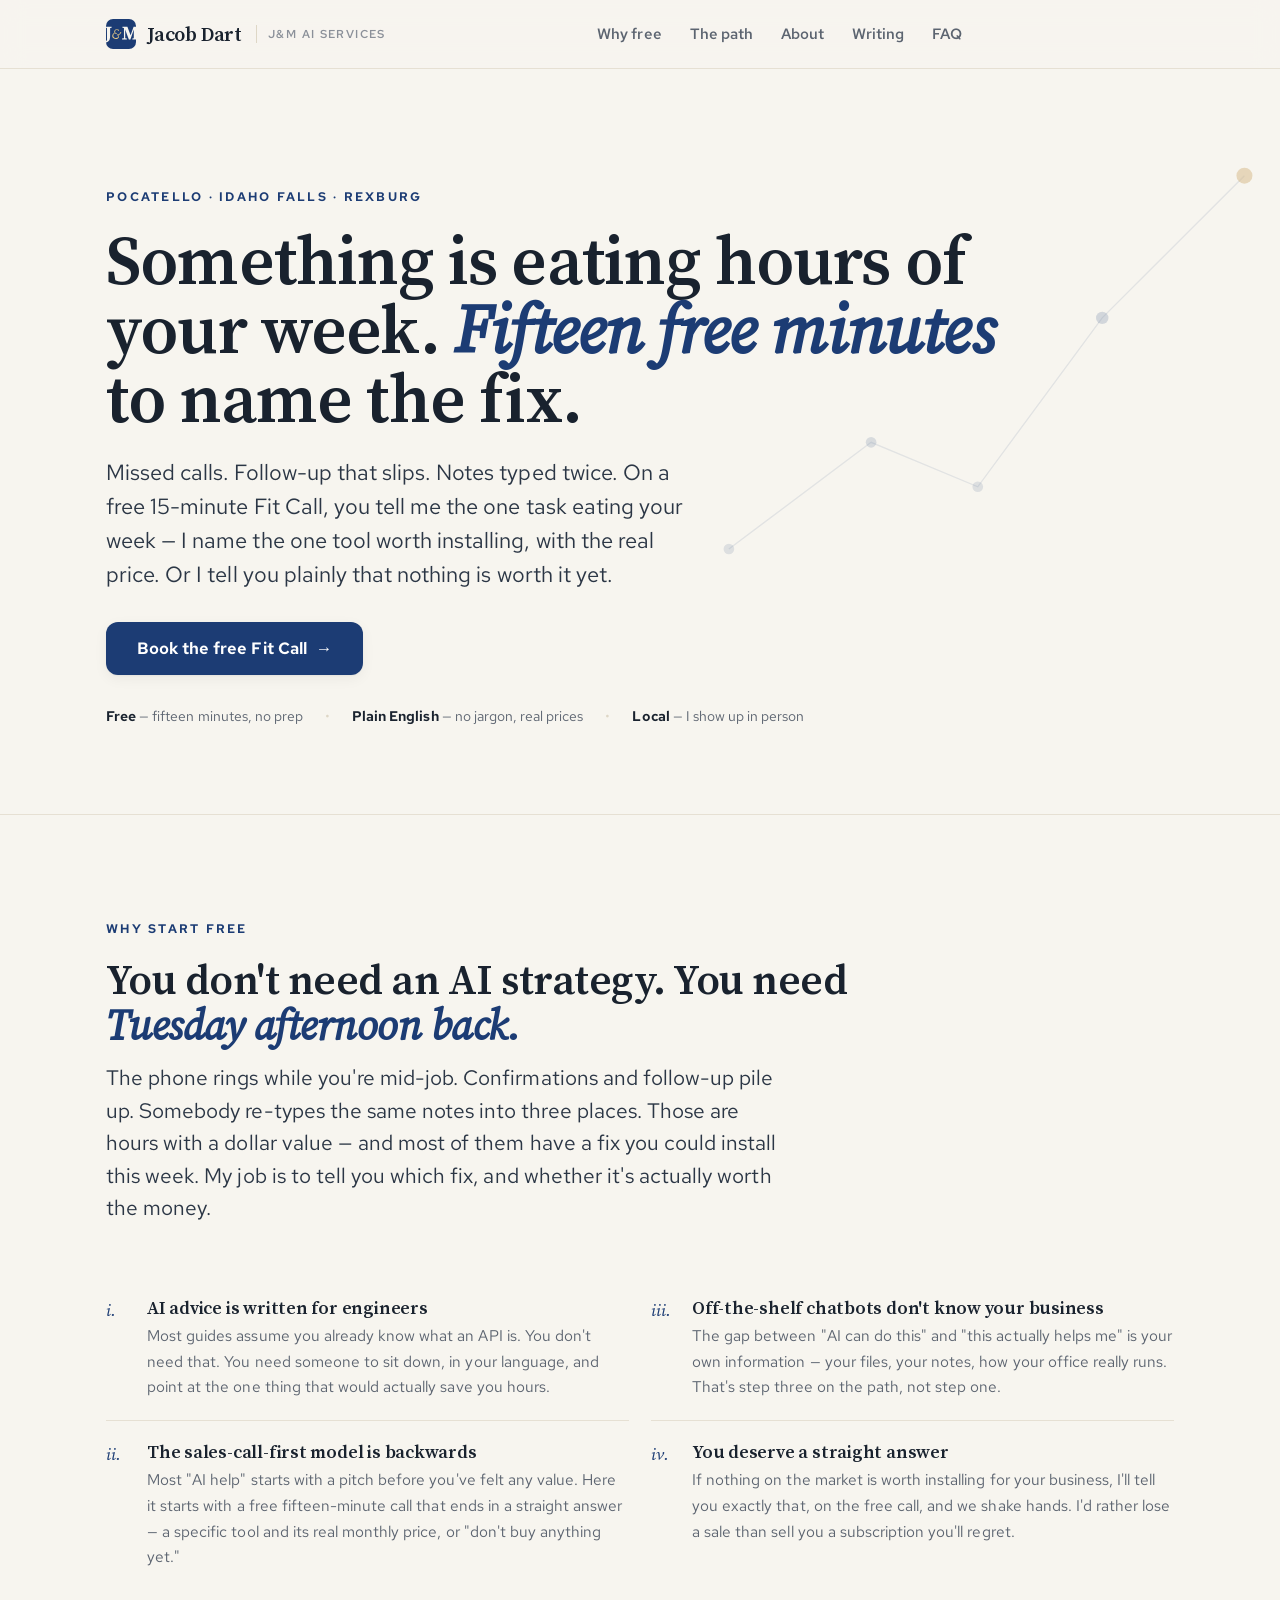
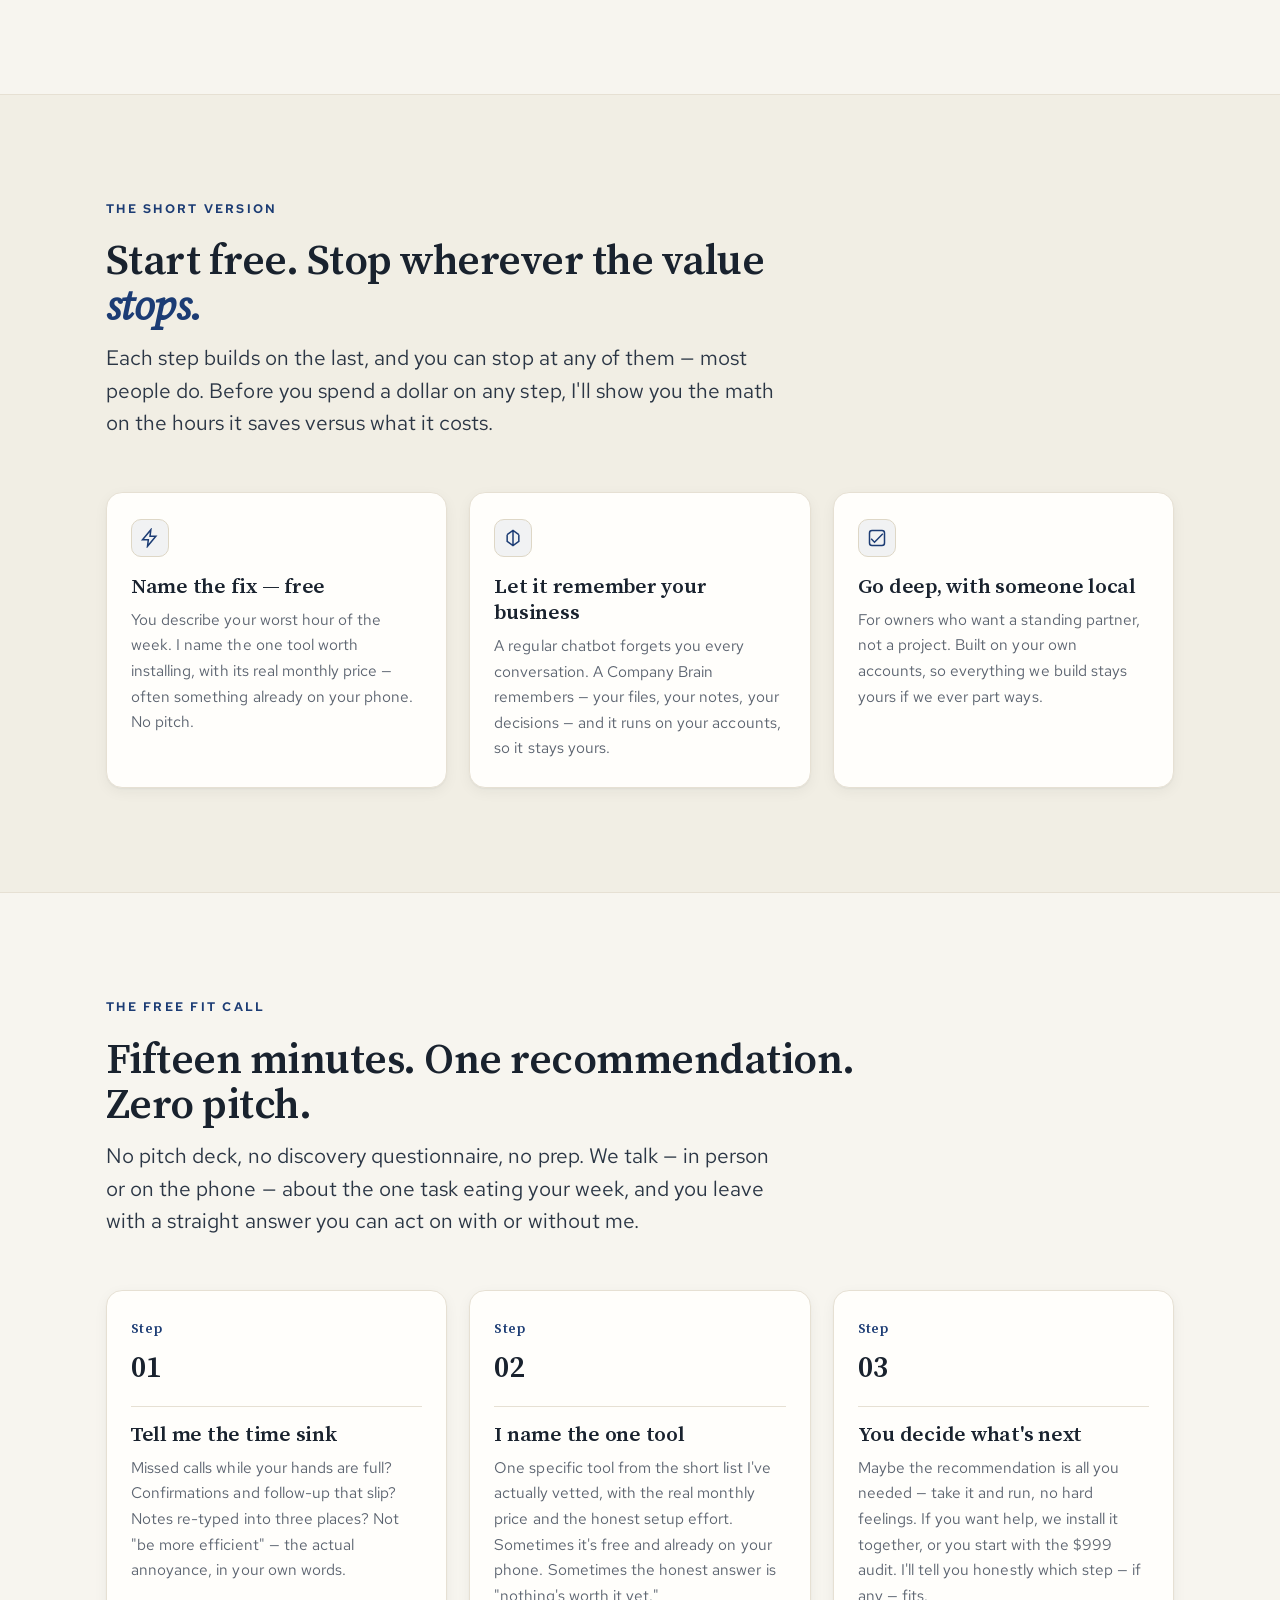
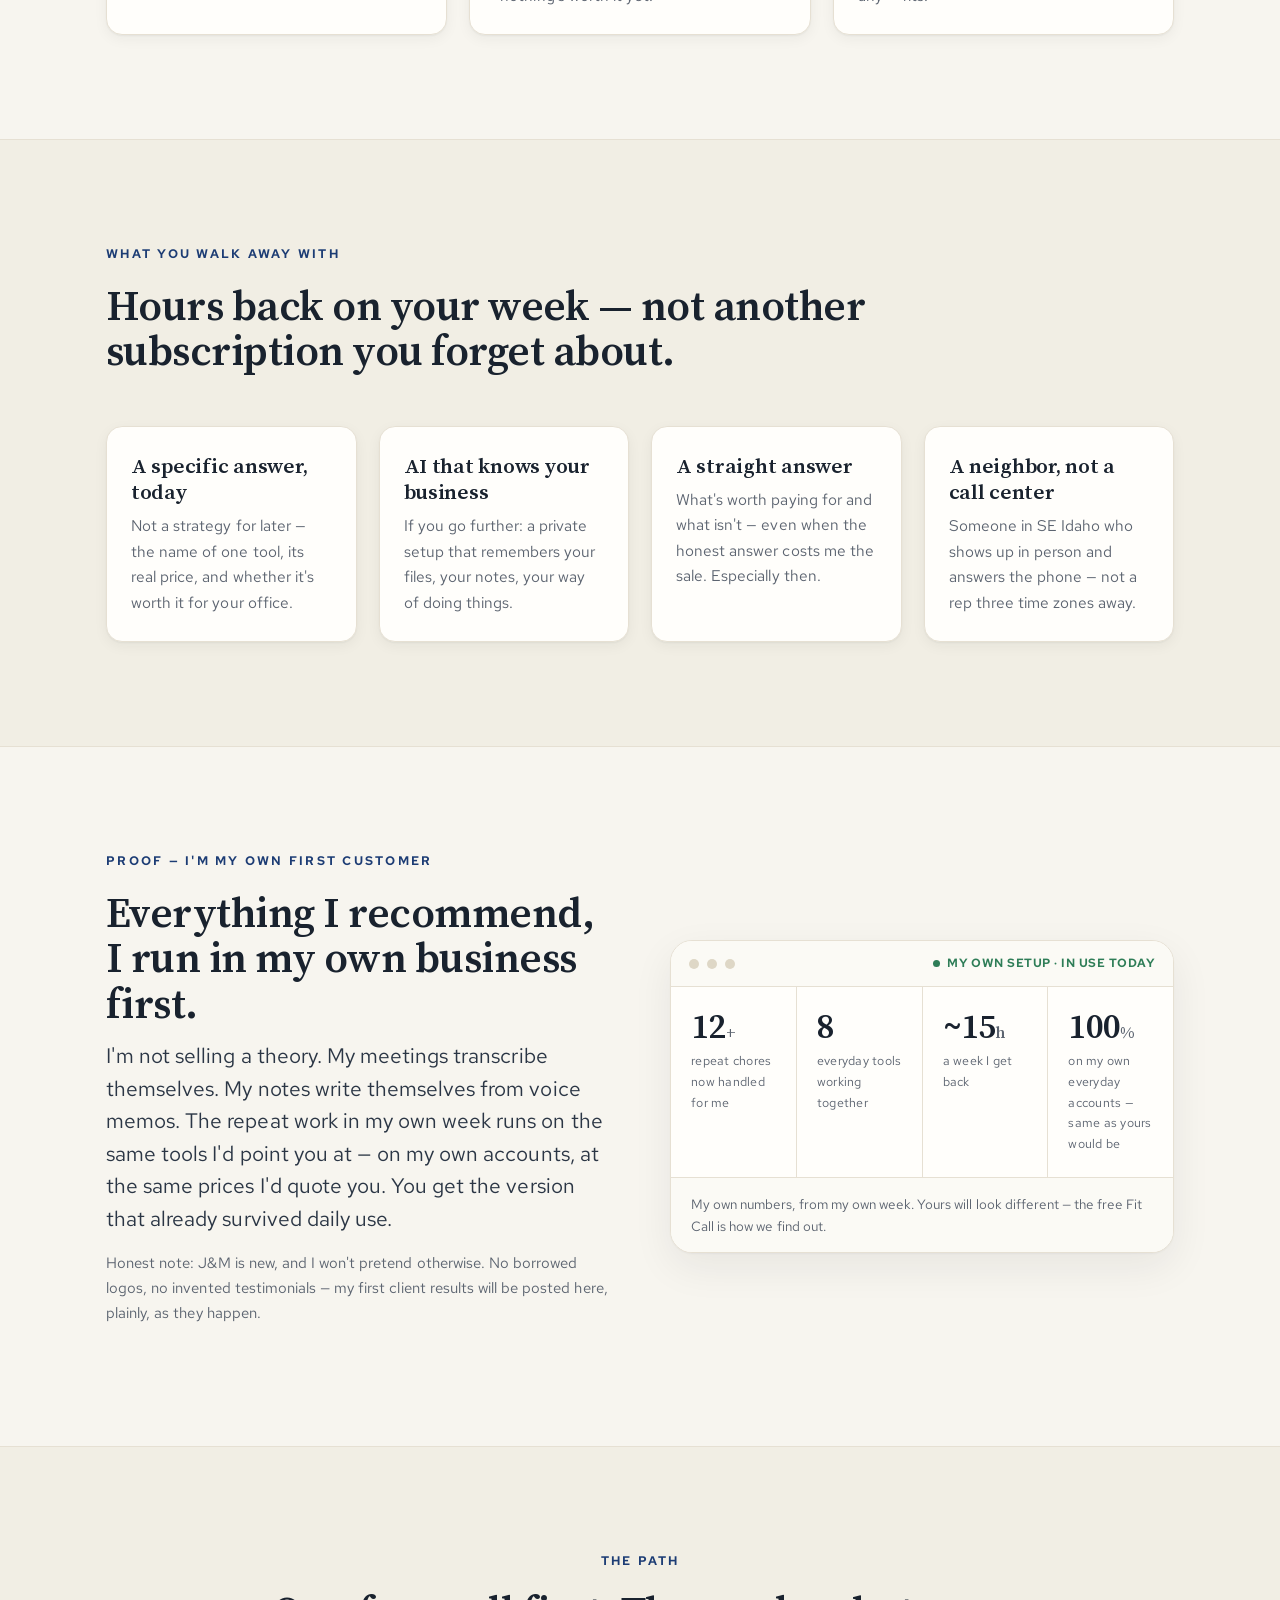
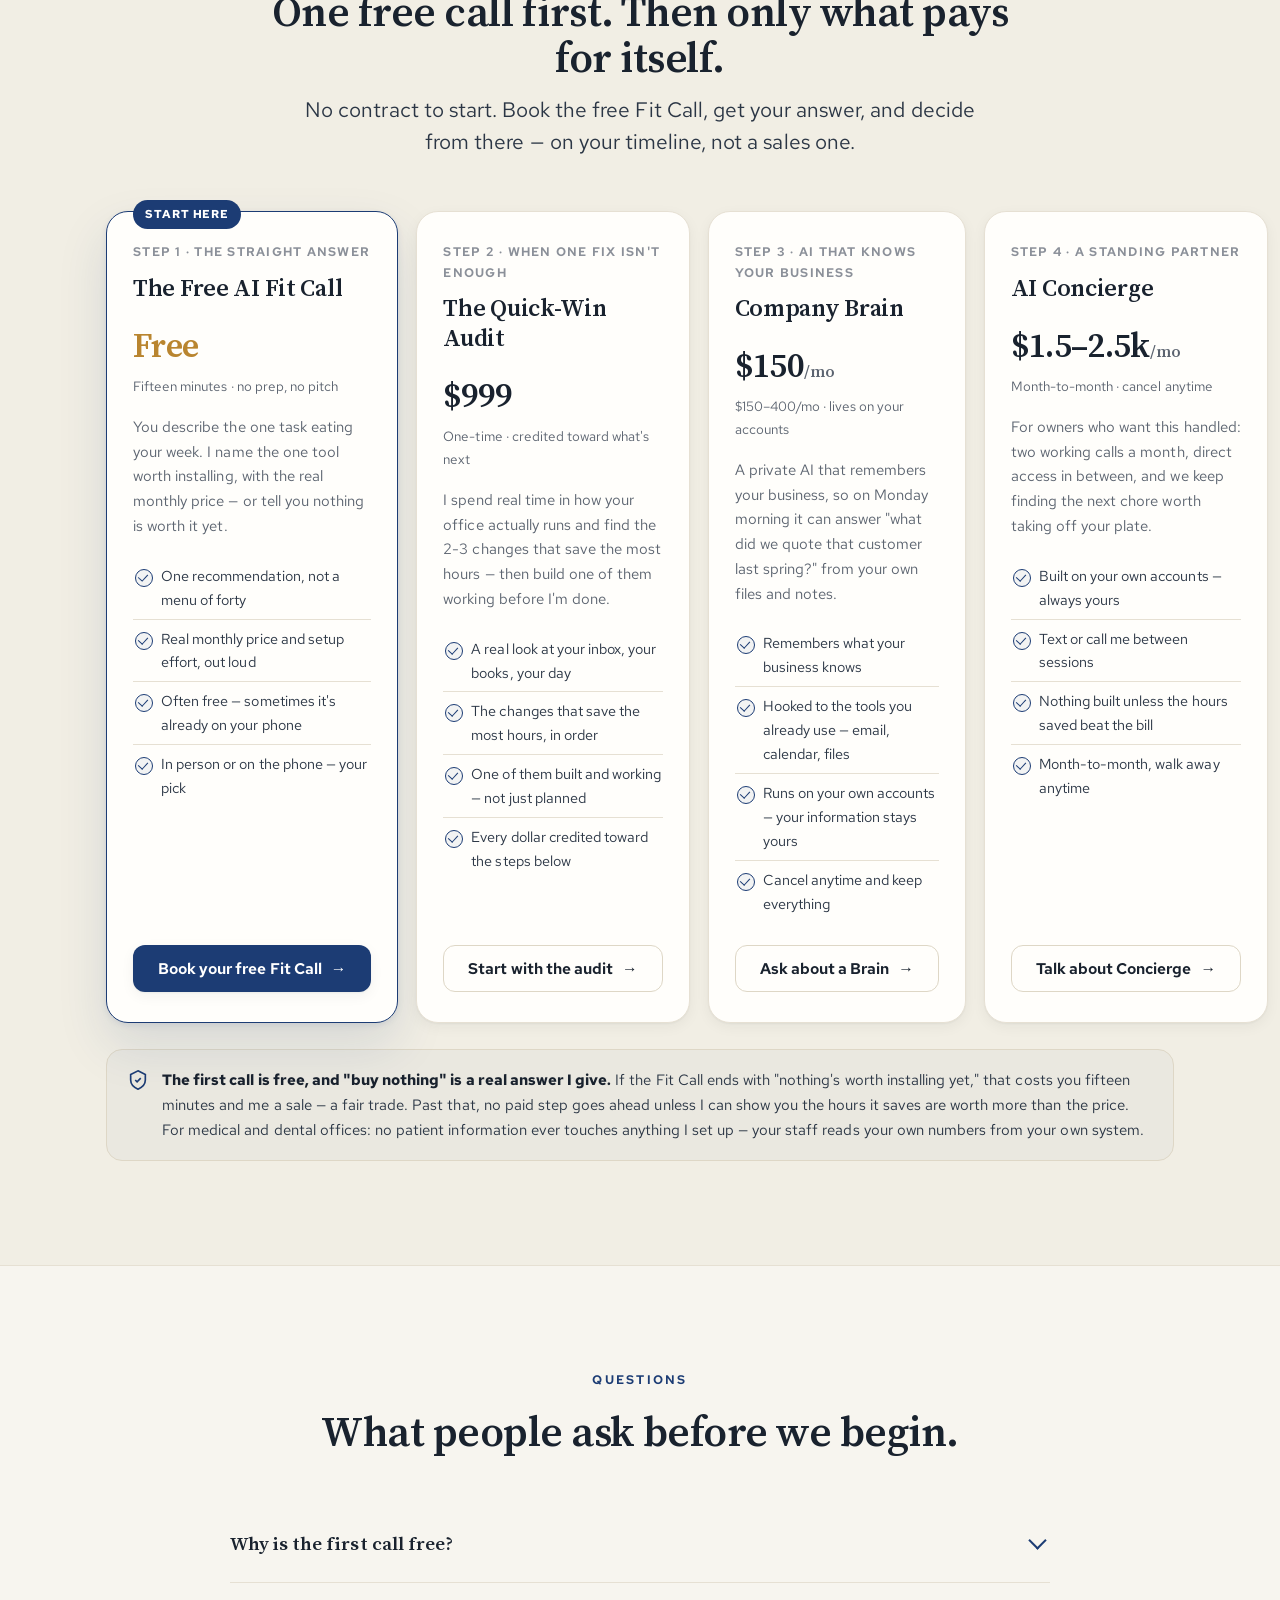
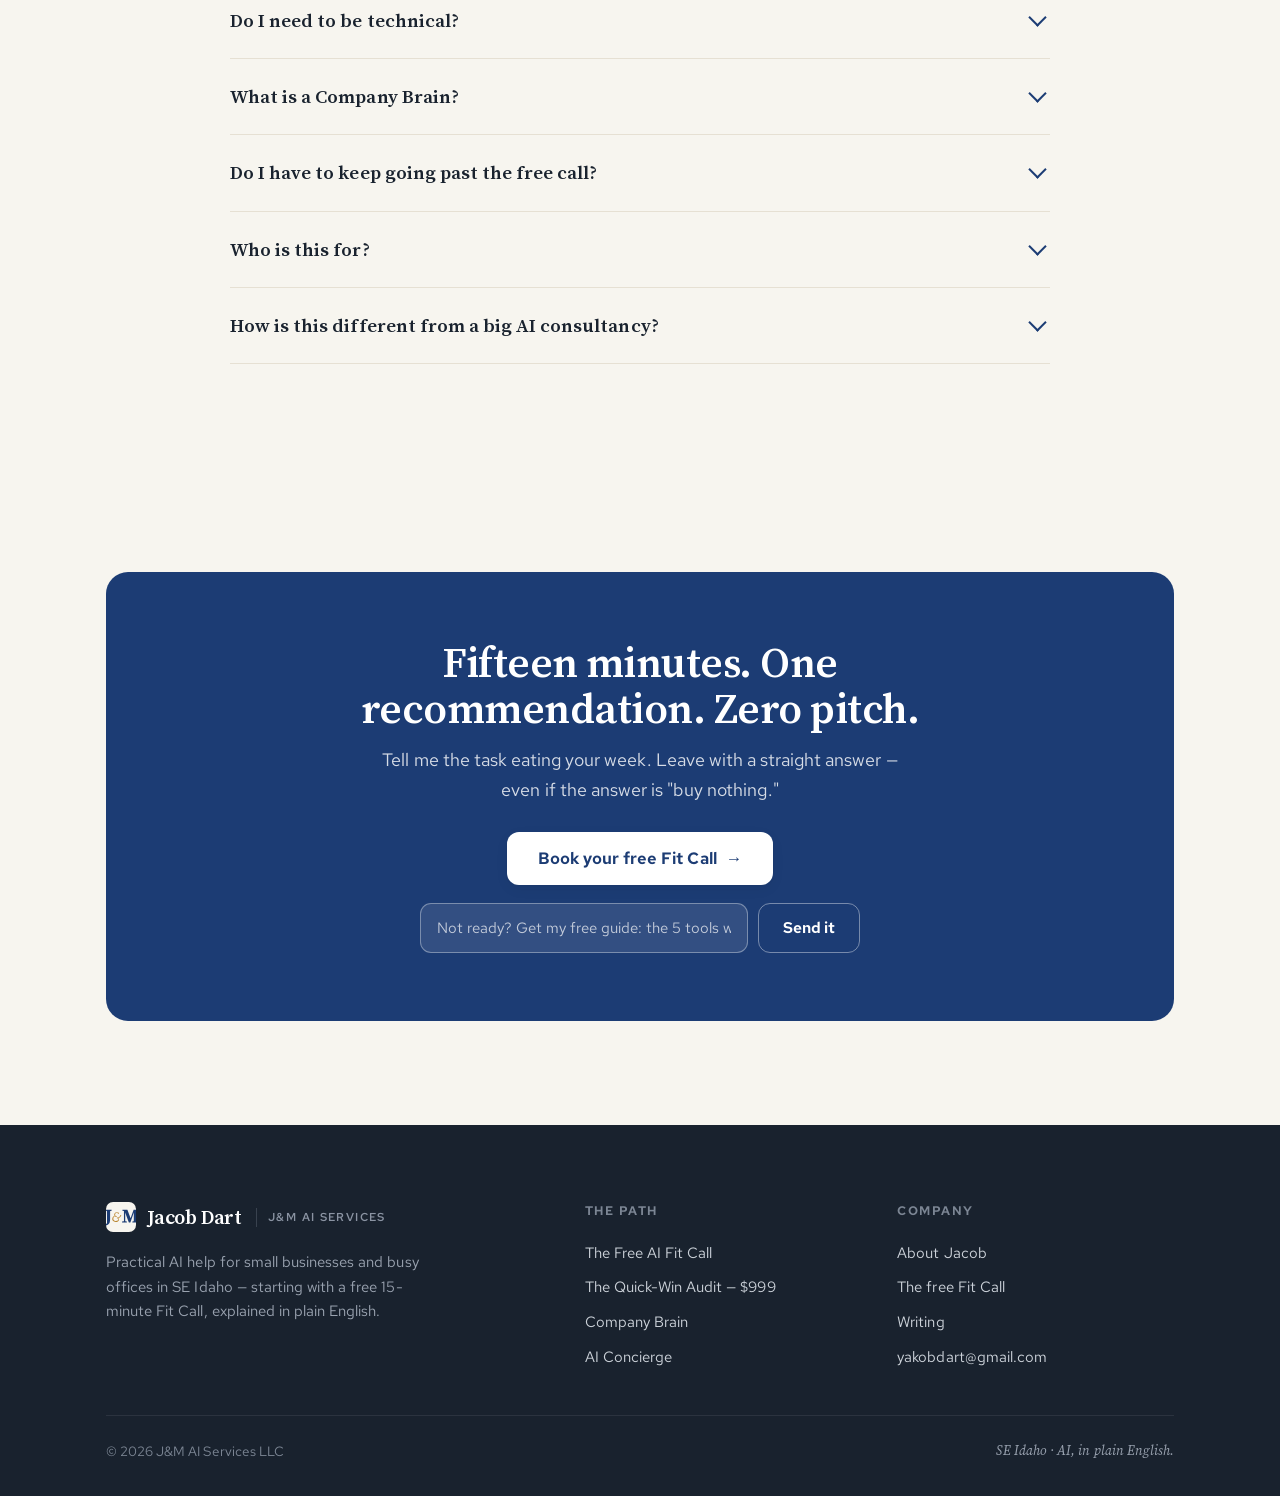
<file: index.html>
<!doctype html>
<html lang="en">
<head>
<meta charset="utf-8">
<meta name="viewport" content="width=device-width, initial-scale=1">
<title>Jacob Dart — AI, in Plain English | SE Idaho</title>
<meta name="description" content="Missed calls, follow-up, paperwork eating your week? A free 15-minute Fit Call names the one tool worth installing — or tells you honestly that nothing is. Pocatello, Idaho Falls, Rexburg.">
<link rel="canonical" href="https://jacobdart.com/">
<meta name="theme-color" content="#1c3c74">

<!-- Open Graph / Twitter -->
<meta property="og:type" content="website">
<meta property="og:url" content="https://jacobdart.com/">
<meta property="og:title" content="Get your worst hour of the week back — free 15-minute Fit Call">
<meta property="og:description" content="Tell me the one task eating your week. I'll name the one tool worth installing, with the real price — or tell you nothing's worth it yet. Pocatello, Idaho Falls, Rexburg.">
<meta property="og:image" content="https://jacobdart.com/assets/img/og-image.png">
<meta property="og:image:width" content="1200">
<meta property="og:image:height" content="630">
<meta name="twitter:card" content="summary_large_image">
<meta name="twitter:title" content="Get your worst hour of the week back — free 15-minute Fit Call">
<meta name="twitter:description" content="Tell me the one task eating your week. I'll name the one tool worth installing, with the real price — or tell you nothing's worth it yet. SE Idaho.">
<meta name="twitter:image" content="https://jacobdart.com/assets/img/og-image.png">

<!-- icons -->
<link rel="icon" href="/favicon.svg" type="image/svg+xml">
<link rel="icon" href="/favicon.ico" sizes="any">
<link rel="apple-touch-icon" href="/apple-touch-icon.png">

<!-- fonts: preload the two critical faces, self-hosted -->
<link rel="preload" href="/assets/fonts/SourceSerif4-Semibold.woff2" as="font" type="font/woff2" crossorigin>
<link rel="preload" href="/assets/fonts/RedHatText-Regular.woff2" as="font" type="font/woff2" crossorigin>
<link rel="stylesheet" href="/assets/site.css">
<link rel="alternate" type="application/rss+xml" title="Jacob Dart — Writing" href="/feed.xml">

<script type="application/ld+json">
{
  "@context":"https://schema.org",
  "@type":"ProfessionalService",
  "name":"J&M AI Services",
  "alternateName":"Jacob Dart — J&M AI Services",
  "url":"https://jacobdart.com",
  "image":"https://jacobdart.com/assets/img/og-image.png",
  "description":"Practical AI help for small businesses and busy offices in SE Idaho — from a free 15-minute Fit Call through a full done-with-you AI Concierge retainer.",
  "founder":{"@type":"Person","name":"Jacob Dart"},
  "areaServed":["Pocatello, ID","Idaho Falls, ID","Rexburg, ID"],
  "email":"yakobdart@gmail.com",
  "priceRange":"Free–$$$",
  "sameAs":[],
  "makesOffer":[
    {"@type":"Offer","name":"The Free AI Fit Call","price":"0","priceCurrency":"USD","description":"A free 15-minute call: you describe the one task eating your week, I name the one tool worth installing — with the real monthly price — or tell you honestly that nothing is worth it yet."},
    {"@type":"Offer","name":"The Quick-Win Audit","price":"999","priceCurrency":"USD","description":"A focused look at how your office actually runs. Finds the 2-3 changes that save the most hours, and ships one of them working. Credits toward everything below."},
    {"@type":"Offer","name":"Company Brain","priceSpecification":{"@type":"UnitPriceSpecification","price":"150","priceCurrency":"USD","unitText":"MONTH","minPrice":"150","maxPrice":"400"},"description":"A private AI that remembers your business — your files, notes, and past decisions — running on your own accounts, so your information stays yours."},
    {"@type":"Offer","name":"AI Concierge","priceSpecification":{"@type":"UnitPriceSpecification","price":"1500","priceCurrency":"USD","unitText":"MONTH","minPrice":"1500","maxPrice":"2500"},"description":"A standing local partner: two calls a month, direct access in between, building the next thing worth automating on your own accounts. Month-to-month, and nothing goes ahead unless the hours saved beat the price."}
  ]
}
</script>
<script type="application/ld+json">
{
  "@context":"https://schema.org",
  "@type":"FAQPage",
  "mainEntity":[
    {"@type":"Question","name":"Why is the first call free?","acceptedAnswer":{"@type":"Answer","text":"Because you shouldn't pay anyone a dime before you know whether there's anything worth buying. In fifteen minutes you describe the task eating your week, and I name the one tool worth installing — with the real price — or tell you plainly that nothing is worth it yet. Either answer costs you nothing."}},
    {"@type":"Question","name":"Do I need to be technical?","acceptedAnswer":{"@type":"Answer","text":"No. Most of what I recommend is a tool that already exists — often something already on your phone. You describe your worst hour of the week in plain English; that's the whole job."}},
    {"@type":"Question","name":"What is a Company Brain?","acceptedAnswer":{"@type":"Answer","text":"A regular chatbot forgets you every conversation. A Company Brain is a private AI that actually knows your business — your files, your notes, your past decisions — so it can answer things like 'what did we quote that customer last spring?' It runs on your own accounts, so your information stays yours, and for medical and dental offices it never holds patient records — business files only. If you ever stop paying me, you keep it."}},
    {"@type":"Question","name":"Do I have to keep going past the free call?","acceptedAnswer":{"@type":"Answer","text":"No. Most people stop wherever the value stops, and that's the point — nobody gets pushed past what's actually saving them hours. Each step builds on the last, but you decide how far to go."}},
    {"@type":"Question","name":"Who is this for?","acceptedAnswer":{"@type":"Answer","text":"Small business owners and busy offices in Pocatello, Idaho Falls, Rexburg, and the surrounding SE Idaho area — shops, trades, clinics, practices — anyone losing hours every week to missed calls, follow-up, scheduling, and paperwork. For medical and dental offices: no patient information ever touches anything I set up."}},
    {"@type":"Question","name":"How is this different from a big AI consultancy?","acceptedAnswer":{"@type":"Answer","text":"I live here. I show up in person when it makes sense, I name real prices out loud, and I'll tell you plainly when something isn't worth your money — including mine. No call center, no pitch deck, no contract to start."}}
  ]
}
</script>
</head>
<body>
<a class="skip" href="#main">Skip to content</a>

<header class="site-header">
  <div class="wrap nav">
    <a class="brand" href="/" aria-label="Jacob Dart — J&M AI Services, home">
      <img class="mark" src="/assets/img/mark.svg" alt="" width="30" height="30">
      Jacob Dart
      <span class="sub">J&amp;M AI Services</span>
    </a>
    <nav class="nav-links" aria-label="Primary">
      <a href="#why">Why free</a>
      <a href="#pricing">The path</a>
      <a href="/about/">About</a>
      <a href="/blog/">Writing</a>
      <a href="#faq">FAQ</a>
    </nav>
    <div class="nav-cta">
    </div>
  </div>
</header>

<main id="main">

  <!-- HERO -->
  <section class="hero">
    <svg class="hero-bg" viewBox="0 0 1440 620" preserveAspectRatio="xMaxYMid slice" aria-hidden="true">
      <path d="M820 540 L980 420 L1100 470 L1240 280 L1400 120" fill="none" stroke="#1c3c74" stroke-width="1.5" opacity=".18"/>
      <circle cx="820" cy="540" r="6" fill="#1c3c74" opacity=".22"/>
      <circle cx="980" cy="420" r="6" fill="#1c3c74" opacity=".26"/>
      <circle cx="1100" cy="470" r="6" fill="#1c3c74" opacity=".22"/>
      <circle cx="1240" cy="280" r="7" fill="#1c3c74" opacity=".3"/>
      <circle cx="1400" cy="120" r="9" fill="#b9852f" opacity=".5"/>
    </svg>
    <div class="wrap">
      <div class="hero-inner">
        <p class="eyebrow fade-up">Pocatello · Idaho Falls · Rexburg</p>
        <h1 class="fade-up" style="animation-delay:.05s">Something is eating hours of your week. <em>Fifteen free minutes</em> to name the fix.</h1>
        <p class="lead fade-up" style="animation-delay:.1s">Missed calls. Follow-up that slips. Notes typed twice. On a free 15-minute Fit Call, you tell me the one task eating your week — I name the one tool worth installing, with the real price. Or I tell you plainly that nothing is worth it yet.</p>
        <div class="cta-row fade-up" style="animation-delay:.15s">
          <a class="btn btn-primary btn-lg" href="https://calendar.app.google/39susy87gB3s6UsdA">Book the free Fit Call <span class="arr">→</span></a>
        </div>
        <div class="hero-meta fade-up" style="animation-delay:.2s">
          <span><b>Free</b> — fifteen minutes, no prep</span><span class="dot">•</span>
          <span><b>Plain English</b> — no jargon, real prices</span><span class="dot">•</span>
          <span><b>Local</b> — I show up in person</span>
        </div>
      </div>
    </div>
  </section>

  <!-- WHY FREE -->
  <section class="section" id="why">
    <div class="wrap">
      <div class="section-head">
        <p class="eyebrow">Why start free</p>
        <h2>You don't need an AI strategy. You need <em>Tuesday afternoon back.</em></h2>
        <p class="lead">The phone rings while you're mid-job. Confirmations and follow-up pile up. Somebody re-types the same notes into three places. Those are hours with a dollar value — and most of them have a fix you could install this week. My job is to tell you which fix, and whether it's actually worth the money.</p>
      </div>
      <div class="grid g-2">
        <div>
          <div class="prob"><span class="rn">i.</span><div><h3>AI advice is written for engineers</h3><p>Most guides assume you already know what an API is. You don't need that. You need someone to sit down, in your language, and point at the one thing that would actually save you hours.</p></div></div>
          <div class="prob"><span class="rn">ii.</span><div><h3>The sales-call-first model is backwards</h3><p>Most "AI help" starts with a pitch before you've felt any value. Here it starts with a free fifteen-minute call that ends in a straight answer — a specific tool and its real monthly price, or "don't buy anything yet."</p></div></div>
        </div>
        <div>
          <div class="prob"><span class="rn">iii.</span><div><h3>Off-the-shelf chatbots don't know your business</h3><p>The gap between "AI can do this" and "this actually helps me" is your own information — your files, your notes, how your office really runs. That's step three on the path, not step one.</p></div></div>
          <div class="prob"><span class="rn">iv.</span><div><h3>You deserve a straight answer</h3><p>If nothing on the market is worth installing for your business, I'll tell you exactly that, on the free call, and we shake hands. I'd rather lose a sale than sell you a subscription you'll regret.</p></div></div>
        </div>
      </div>
    </div>
  </section>

  <!-- THE PATTERN -->
  <section class="section tint" id="shift">
    <div class="wrap">
      <div class="section-head">
        <p class="eyebrow">The short version</p>
        <h2>Start free. Stop wherever the value <em>stops.</em></h2>
        <p class="lead">Each step builds on the last, and you can stop at any of them — most people do. Before you spend a dollar on any step, I'll show you the math on the hours it saves versus what it costs.</p>
      </div>
      <div class="grid g-3">
        <div class="card">
          <div class="ic"><svg viewBox="0 0 24 24" fill="none" stroke="currentColor" stroke-width="1.8"><path d="M13 2 3 14h7l-1 8 10-12h-7z"/></svg></div>
          <h3>Name the fix — free</h3>
          <p>You describe your worst hour of the week. I name the one tool worth installing, with its real monthly price — often something already on your phone. No pitch.</p>
        </div>
        <div class="card">
          <div class="ic"><svg viewBox="0 0 24 24" fill="none" stroke="currentColor" stroke-width="1.8"><path d="M12 3v18M5 8l7-5 7 5M5 8v8l7 5 7-5V8"/></svg></div>
          <h3>Let it remember your business</h3>
          <p>A regular chatbot forgets you every conversation. A Company Brain remembers — your files, your notes, your decisions — and it runs on your accounts, so it stays yours.</p>
        </div>
        <div class="card">
          <div class="ic"><svg viewBox="0 0 24 24" fill="none" stroke="currentColor" stroke-width="1.8"><path d="M5 13l4 4L19 7"/><rect x="3" y="3" width="18" height="18" rx="3"/></svg></div>
          <h3>Go deep, with someone local</h3>
          <p>For owners who want a standing partner, not a project. Built on your own accounts, so everything we build stays yours if we ever part ways.</p>
        </div>
      </div>
    </div>
  </section>

  <!-- WHAT THE FREE SESSION LOOKS LIKE -->
  <section class="section" id="how">
    <div class="wrap">
      <div class="section-head">
        <p class="eyebrow">The free Fit Call</p>
        <h2>Fifteen minutes. One recommendation. Zero pitch.</h2>
        <p class="lead">No pitch deck, no discovery questionnaire, no prep. We talk — in person or on the phone — about the one task eating your week, and you leave with a straight answer you can act on with or without me.</p>
      </div>
      <div class="grid g-3">
        <div class="card step">
          <span class="num">Step <b>01</b></span>
          <h3>Tell me the time sink</h3>
          <p>Missed calls while your hands are full? Confirmations and follow-up that slip? Notes re-typed into three places? Not "be more efficient" — the actual annoyance, in your own words.</p>
        </div>
        <div class="card step">
          <span class="num">Step <b>02</b></span>
          <h3>I name the one tool</h3>
          <p>One specific tool from the short list I've actually vetted, with the real monthly price and the honest setup effort. Sometimes it's free and already on your phone. Sometimes the honest answer is "nothing's worth it yet."</p>
        </div>
        <div class="card step">
          <span class="num">Step <b>03</b></span>
          <h3>You decide what's next</h3>
          <p>Maybe the recommendation is all you needed — take it and run, no hard feelings. If you want help, we install it together, or you start with the $999 audit. I'll tell you honestly which step — if any — fits.</p>
        </div>
      </div>
    </div>
  </section>

  <!-- WHAT YOU GET -->
  <section class="section tint" id="get">
    <div class="wrap">
      <div class="section-head">
        <p class="eyebrow">What you walk away with</p>
        <h2>Hours back on your week — not another subscription you forget about.</h2>
      </div>
      <div class="grid g-4">
        <div class="card"><h3>A specific answer, today</h3><p>Not a strategy for later — the name of one tool, its real price, and whether it's worth it for your office.</p></div>
        <div class="card"><h3>AI that knows your business</h3><p>If you go further: a private setup that remembers your files, your notes, your way of doing things.</p></div>
        <div class="card"><h3>A straight answer</h3><p>What's worth paying for and what isn't — even when the honest answer costs me the sale. Especially then.</p></div>
        <div class="card"><h3>A neighbor, not a call center</h3><p>Someone in SE Idaho who shows up in person and answers the phone — not a rep three time zones away.</p></div>
      </div>
    </div>
  </section>

  <!-- NODE ZERO PROOF -->
  <section class="section" id="proof">
    <div class="wrap">
      <div class="grid g-2" style="align-items:center;gap:clamp(30px,5vw,60px)">
        <div class="section-head" style="margin:0">
          <p class="eyebrow">Proof — I'm my own first customer</p>
          <h2>Everything I recommend, I run in my own business first.</h2>
          <p class="lead">I'm not selling a theory. My meetings transcribe themselves. My notes write themselves from voice memos. The repeat work in my own week runs on the same tools I'd point you at — on my own accounts, at the same prices I'd quote you. You get the version that already survived daily use.</p>
          <p class="muted" style="font-size:15px">Honest note: J&amp;M is new, and I won't pretend otherwise. No borrowed logos, no invented testimonials — my first client results will be posted here, plainly, as they happen.</p>
        </div>
        <!-- node-zero live panel. NOTE TO JAKE: update these to your real current numbers. -->
        <div class="os-panel" role="img" aria-label="Live metrics from my own setup, node zero">
          <div class="os-bar"><span class="dot"></span><span class="dot"></span><span class="dot"></span><span class="live"><i></i>MY OWN SETUP · IN USE TODAY</span></div>
          <div class="os-grid">
            <div class="os-stat"><div class="v">12<small>+</small></div><div class="k">repeat chores now handled for me</div></div>
            <div class="os-stat"><div class="v">8</div><div class="k">everyday tools working together</div></div>
            <div class="os-stat"><div class="v">~15<small>h</small></div><div class="k">a week I get back</div></div>
            <div class="os-stat"><div class="v">100<small>%</small></div><div class="k">on my own everyday accounts — same as yours would be</div></div>
          </div>
          <div class="os-foot">My own numbers, from my own week. Yours will look different — the free Fit Call is how we find out.</div>
        </div>
      </div>
    </div>
  </section>

  <!-- PRICING / OFFER LADDER -->
  <section class="section tint" id="pricing">
    <div class="wrap">
      <div class="section-head center">
        <p class="eyebrow">The path</p>
        <h2>One free call first. Then only what pays for itself.</h2>
        <p class="lead">No contract to start. Book the free Fit Call, get your answer, and decide from there — on your timeline, not a sales one.</p>
      </div>

      <div class="offers offers-4">
        <div class="offer feature">
          <div class="tag">Start here</div>
          <div class="step-lbl">Step 1 · The straight answer</div>
          <h3>The Free AI Fit Call</h3>
          <div class="price free">Free</div>
          <p class="price-note">Fifteen minutes · no prep, no pitch</p>
          <p class="desc">You describe the one task eating your week. I name the one tool worth installing, with the real monthly price — or tell you nothing is worth it yet.</p>
          <ul class="ticks">
            <li>One recommendation, not a menu of forty</li>
            <li>Real monthly price and setup effort, out loud</li>
            <li>Often free — sometimes it's already on your phone</li>
            <li>In person or on the phone — your pick</li>
          </ul>
          <a class="btn btn-primary btn-block" href="/fit-call/">Book your free Fit Call <span class="arr">→</span></a>
        </div>

        <div class="offer">
          <div class="step-lbl">Step 2 · When one fix isn't enough</div>
          <h3>The Quick-Win Audit</h3>
          <div class="price">$999</div>
          <p class="price-note">One-time · credited toward what's next</p>
          <p class="desc">I spend real time in how your office actually runs and find the 2-3 changes that save the most hours — then build one of them working before I'm done.</p>
          <ul class="ticks">
            <li>A real look at your inbox, your books, your day</li>
            <li>The changes that save the most hours, in order</li>
            <li>One of them built and working — not just planned</li>
            <li>Every dollar credited toward the steps below</li>
          </ul>
          <a class="btn btn-ghost btn-block" href="mailto:yakobdart@gmail.com?subject=Quick-Win%20Audit%20(%24999)">Start with the audit <span class="arr">→</span></a>
        </div>

        <div class="offer">
          <div class="step-lbl">Step 3 · AI that knows your business</div>
          <h3>Company Brain</h3>
          <div class="price">$150<small>/mo</small></div>
          <p class="price-note">$150–400/mo · lives on your accounts</p>
          <p class="desc">A private AI that remembers your business, so on Monday morning it can answer "what did we quote that customer last spring?" from your own files and notes.</p>
          <ul class="ticks">
            <li>Remembers what your business knows</li>
            <li>Hooked to the tools you already use — email, calendar, files</li>
            <li>Runs on your own accounts — your information stays yours</li>
            <li>Cancel anytime and keep everything</li>
          </ul>
          <a class="btn btn-ghost btn-block" href="mailto:yakobdart@gmail.com?subject=Company%20Brain%20—%20tell%20me%20more">Ask about a Brain <span class="arr">→</span></a>
        </div>

        <div class="offer">
          <div class="step-lbl">Step 4 · A standing partner</div>
          <h3>AI Concierge</h3>
          <div class="price">$1.5–2.5k<small>/mo</small></div>
          <p class="price-note">Month-to-month · cancel anytime</p>
          <p class="desc">For owners who want this handled: two working calls a month, direct access in between, and we keep finding the next chore worth taking off your plate.</p>
          <ul class="ticks">
            <li>Built on your own accounts — always yours</li>
            <li>Text or call me between sessions</li>
            <li>Nothing built unless the hours saved beat the bill</li>
            <li>Month-to-month, walk away anytime</li>
          </ul>
          <a class="btn btn-ghost btn-block" href="mailto:yakobdart@gmail.com?subject=AI%20Concierge%20—%20tell%20me%20more">Talk about Concierge <span class="arr">→</span></a>
        </div>
      </div>

      <div class="guarantee">
        <svg viewBox="0 0 24 24" fill="none" stroke="currentColor" stroke-width="1.8"><path d="M12 2l8 4v6c0 5-3.5 8-8 10-4.5-2-8-5-8-10V6z"/><path d="M9 12l2 2 4-4"/></svg>
        <div><b>The first call is free, and "buy nothing" is a real answer I give.</b> If the Fit Call ends with "nothing's worth installing yet," that costs you fifteen minutes and me a sale — a fair trade. Past that, no paid step goes ahead unless I can show you the hours it saves are worth more than the price. For medical and dental offices: no patient information ever touches anything I set up — your staff reads your own numbers from your own system.</div>
      </div>
    </div>
  </section>

  <!-- FAQ -->
  <section class="section" id="faq">
    <div class="wrap">
      <div class="section-head center">
        <p class="eyebrow">Questions</p>
        <h2>What people ask before we begin.</h2>
      </div>
      <div class="faq">
        <details><summary>Why is the first call free?</summary><p class="a">Because you shouldn't pay anyone a dime before you know whether there's anything worth buying. In fifteen minutes you describe the task eating your week, and I name the one tool worth installing — with the real price — or tell you plainly that nothing is worth it yet. Either answer costs you nothing, and you can act on it with or without me.</p></details>
        <details><summary>Do I need to be technical?</summary><p class="a">No. Most of what I recommend is a tool that already exists — often something already sitting on your phone. You describe your worst hour of the week in plain English. That's the whole job. If a word like "API" ever comes out of my mouth, you're allowed to hang up.</p></details>
        <details><summary>What is a Company Brain?</summary><p class="a">A regular chatbot forgets you every conversation. A Company Brain is a private AI that actually knows your business — your files, your notes, your past decisions — so it can answer things like "what did we quote that customer last spring?" It runs on your own accounts, so your information stays yours, and for medical and dental offices it never holds patient records — business files only. If you ever stop paying me, you keep it. You're never renting back your own memory.</p></details>
        <details><summary>Do I have to keep going past the free call?</summary><p class="a">No. Most people stop wherever the value stops, and that's the point — nobody gets pushed past what's actually saving them hours. Each step builds on the last, but you decide how far to go, and every step is cancel-anytime.</p></details>
        <details><summary>Who is this for?</summary><p class="a">Small business owners and busy offices in Pocatello, Idaho Falls, Rexburg, and the surrounding area — shops, trades, studios, clinics, practices. If missed calls, confirmations, follow-up, or paperwork eat your week, that's the job. For medical and dental offices: no patient information ever touches anything I set up, and I'll tell you before you buy whether a tool will sign the paperwork your compliance requires.</p></details>
        <details><summary>How is this different from a big AI consultancy?</summary><p class="a">I live here. J&amp;M is a small family business — me and my mom — and I show up in person when it makes sense. I name real prices out loud, and I'll tell you plainly when something isn't worth your money, including mine. No call center, no pitch deck, no contract to start.</p></details>
      </div>
    </div>
  </section>

  <!-- CTA BAND -->
  <section class="section plain">
    <div class="wrap">
      <div class="cta-band">
        <h2>Fifteen minutes. One recommendation. Zero pitch.</h2>
        <p>Tell me the task eating your week. Leave with a straight answer — even if the answer is "buy nothing."</p>
        <div class="cta-row" style="justify-content:center;margin-top:8px">
          <a class="btn btn-primary btn-lg" href="/fit-call/">Book your free Fit Call <span class="arr">→</span></a>
        </div>
        <form class="sample" action="https://formspree.io/f/mdarapye" method="POST">
          <input type="hidden" name="_subject" value="Free 15-minute Fit Call request — jacobdart.com">
          <input type="hidden" name="_next" value="https://jacobdart.com/thanks/">
          <label for="email" class="skip">Email address</label>
          <input id="email" type="email" name="email" placeholder="Not ready? Get my free guide: the 5 tools worth installing in an Idaho office" required>
          <button class="btn btn-ghost" type="submit">Send it</button>
        </form>
      </div>
    </div>
  </section>

</main>

<footer class="site-footer">
  <div class="wrap">
    <div class="foot-grid">
      <div>
        <a class="brand" href="/"><img class="mark" src="/assets/img/mark-light.svg" alt="" width="30" height="30"> Jacob Dart <span class="sub">J&amp;M AI Services</span></a>
        <p>Practical AI help for small businesses and busy offices in SE Idaho — starting with a free 15-minute Fit Call, explained in plain English.</p>
      </div>
      <div class="foot-col">
        <h4>The path</h4>
        <a href="#pricing">The Free AI Fit Call</a>
        <a href="#pricing">The Quick-Win Audit — $999</a>
        <a href="#pricing">Company Brain</a>
        <a href="#pricing">AI Concierge</a>
      </div>
      <div class="foot-col">
        <h4>Company</h4>
        <a href="/about/">About Jacob</a>
        <a href="#how">The free Fit Call</a>
        <a href="/blog/">Writing</a>
        <a href="mailto:yakobdart@gmail.com">yakobdart@gmail.com</a>
      </div>
    </div>
    <div class="foot-bot">
      <span>© <span id="yr">2026</span> J&amp;M AI Services LLC</span>
      <span class="tag">SE Idaho · AI, in plain English.</span>
    </div>
  </div>
</footer>

<script>
  document.getElementById('yr').textContent = new Date().getFullYear();
  // gentle fade-up on scroll (respects reduced-motion via CSS)
  if (!matchMedia('(prefers-reduced-motion: reduce)').matches && 'IntersectionObserver' in window) {
    const io = new IntersectionObserver((es) => {
      es.forEach(e => { if (e.isIntersecting) { e.target.style.animationPlayState='running'; io.unobserve(e.target); } });
    }, {threshold:.12});
    document.querySelectorAll('.section .card, .section .prob, .os-panel, .offer').forEach((el,i) => {
      el.style.cssText += 'opacity:0;transform:translateY(14px);animation:fadeUp .6s ease forwards;animation-play-state:paused;animation-delay:'+(i%4*0.05)+'s';
      io.observe(el);
    });
  }
</script>
</body>
</html>
</file>
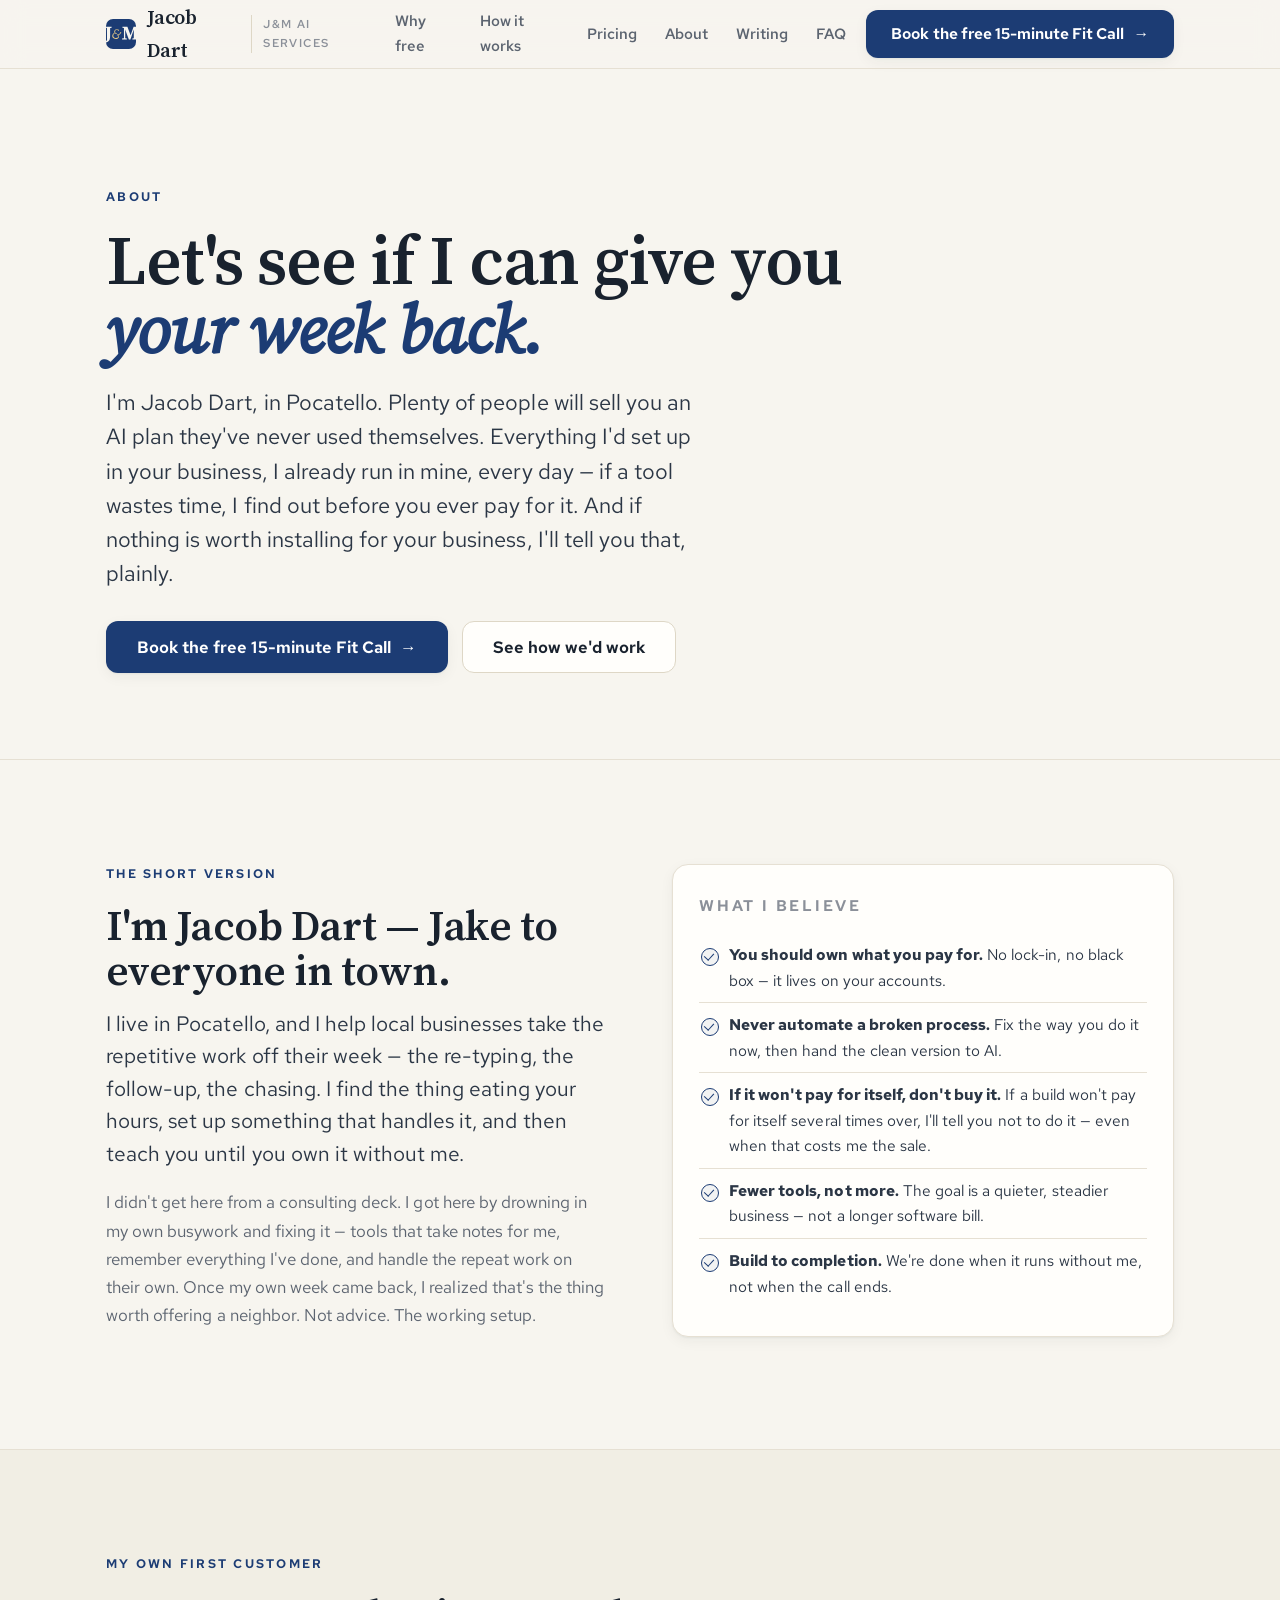
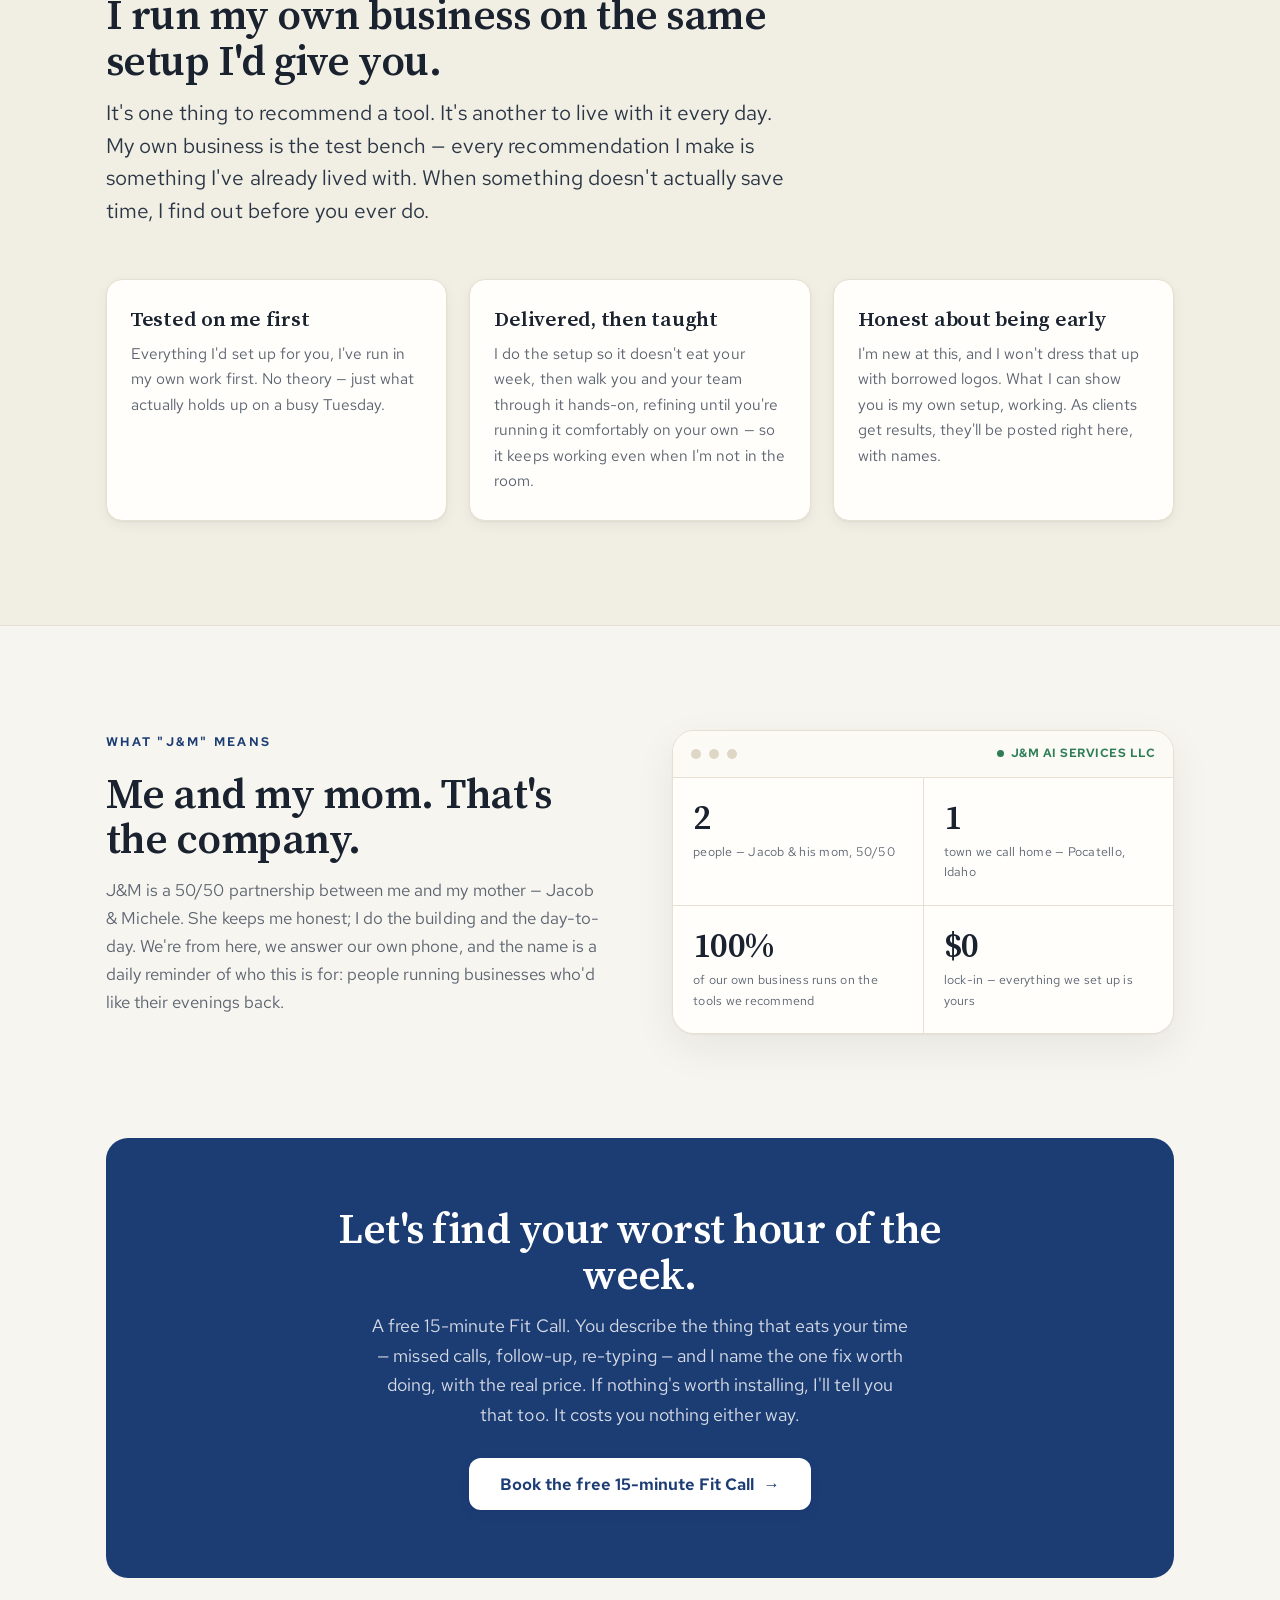
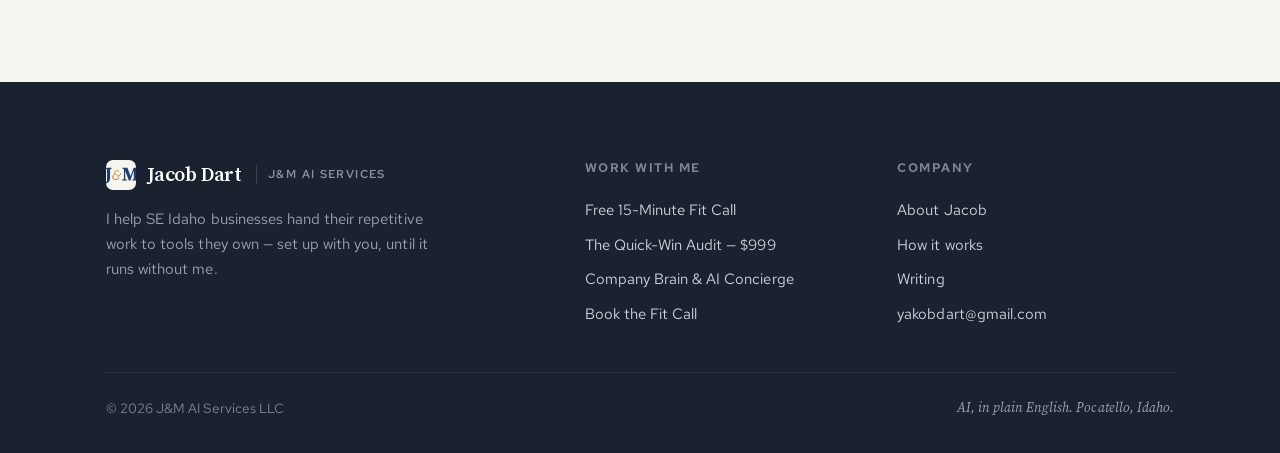
<file: about/index.html>
<!doctype html>
<html lang="en">
<head>
<meta charset="utf-8">
<meta name="viewport" content="width=device-width, initial-scale=1">
<title>About Jacob Dart — AI in plain English, Pocatello, Idaho</title>
<meta name="description" content="I'm Jacob Dart, in Pocatello. I set up AI that quietly handles the repetitive work in small local businesses — and I run my own business on the same setup. If nothing's worth installing for you, I'll say so.">
<link rel="canonical" href="https://jacobdart.com/about/">
<meta name="theme-color" content="#1c3c74">
<meta property="og:type" content="profile">
<meta property="og:url" content="https://jacobdart.com/about/">
<meta property="og:title" content="About Jacob Dart — AI in plain English, Pocatello, Idaho">
<meta property="og:description" content="I set up AI that quietly handles the repetitive work in small local businesses — and I run my own business on the same setup. If nothing's worth installing for you, I'll say so.">
<meta property="og:image" content="https://jacobdart.com/assets/img/og-image.png">
<meta name="twitter:card" content="summary_large_image">
<meta name="twitter:image" content="https://jacobdart.com/assets/img/og-image.png">
<link rel="icon" href="/favicon.svg" type="image/svg+xml">
<link rel="icon" href="/favicon.ico" sizes="any">
<link rel="apple-touch-icon" href="/apple-touch-icon.png">
<link rel="preload" href="/assets/fonts/SourceSerif4-Semibold.woff2" as="font" type="font/woff2" crossorigin>
<link rel="preload" href="/assets/fonts/RedHatText-Regular.woff2" as="font" type="font/woff2" crossorigin>
<link rel="stylesheet" href="/assets/site.css">
<link rel="alternate" type="application/rss+xml" title="Jacob Dart — Writing" href="/feed.xml">
</head>
<body>
<a class="skip" href="#main">Skip to content</a>

<header class="site-header">
  <div class="wrap nav">
    <a class="brand" href="/" aria-label="Jacob Dart — J&M AI Services, home">
      <img class="mark" src="/assets/img/mark.svg" alt="" width="30" height="30">
      Jacob Dart
      <span class="sub">J&amp;M AI Services</span>
    </a>
    <nav class="nav-links" aria-label="Primary">
      <a href="/#shift">Why free</a>
      <a href="/#how">How it works</a>
      <a href="/#pricing">Pricing</a>
      <a href="/about/">About</a>
      <a href="/blog/">Writing</a>
      <a href="/#faq">FAQ</a>
    </nav>
    <div class="nav-cta">
      <a class="btn btn-primary" href="https://calendly.com/jacobdart" target="_blank" rel="noopener">Book the free 15-minute Fit Call <span class="arr">→</span></a>
    </div>
  </div>
</header>

<main id="main">

  <section class="hero">
    <div class="wrap">
      <div class="hero-inner" style="max-width:760px">
        <p class="eyebrow">About</p>
        <h1>Let's see if I can give you <em>your week back.</em></h1>
        <p class="lead">I'm Jacob Dart, in Pocatello. Plenty of people will sell you an AI plan they've never used themselves. Everything I'd set up in your business, I already run in mine, every day — if a tool wastes time, I find out before you ever pay for it. And if nothing is worth installing for your business, I'll tell you that, plainly.</p>
        <div class="cta-row">
          <a class="btn btn-primary btn-lg" href="https://calendly.com/jacobdart" target="_blank" rel="noopener">Book the free 15-minute Fit Call <span class="arr">→</span></a>
          <a class="btn btn-ghost btn-lg" href="/#pricing">See how we'd work</a>
        </div>
      </div>
    </div>
  </section>

  <section class="section">
    <div class="wrap">
      <div class="grid g-2" style="gap:clamp(34px,5vw,64px);align-items:start">
        <div style="max-width:560px">
          <p class="eyebrow">The short version</p>
          <h2>I'm Jacob Dart — Jake to everyone in town.</h2>
          <p class="lead" style="margin-bottom:18px">I live in Pocatello, and I help local businesses take the repetitive work off their week — the re-typing, the follow-up, the chasing. I find the thing eating your hours, set up something that handles it, and then teach you until you own it without me.</p>
          <p class="muted">I didn't get here from a consulting deck. I got here by drowning in my own busywork and fixing it — tools that take notes for me, remember everything I've done, and handle the repeat work on their own. Once my own week came back, I realized that's the thing worth offering a neighbor. Not advice. The working setup.</p>
        </div>
        <div class="card" style="padding:28px 26px">
          <p class="eyebrow muted" style="margin-bottom:14px">What I believe</p>
          <ul class="ticks">
            <li><b>You should own what you pay for.</b> No lock-in, no black box — it lives on your accounts.</li>
            <li><b>Never automate a broken process.</b> Fix the way you do it now, then hand the clean version to AI.</li>
            <li><b>If it won't pay for itself, don't buy it.</b> If a build won't pay for itself several times over, I'll tell you not to do it — even when that costs me the sale.</li>
            <li><b>Fewer tools, not more.</b> The goal is a quieter, steadier business — not a longer software bill.</li>
            <li><b>Build to completion.</b> We're done when it runs without me, not when the call ends.</li>
          </ul>
        </div>
      </div>
    </div>
  </section>

  <section class="section tint">
    <div class="wrap">
      <div class="section-head">
        <p class="eyebrow">My own first customer</p>
        <h2>I run my own business on the same setup I'd give you.</h2>
        <p class="lead">It's one thing to recommend a tool. It's another to live with it every day. My own business is the test bench — every recommendation I make is something I've already lived with. When something doesn't actually save time, I find out before you ever do.</p>
      </div>
      <div class="grid g-3">
        <div class="card"><h3>Tested on me first</h3><p>Everything I'd set up for you, I've run in my own work first. No theory — just what actually holds up on a busy Tuesday.</p></div>
        <div class="card"><h3>Delivered, then taught</h3><p>I do the setup so it doesn't eat your week, then walk you and your team through it hands-on, refining until you're running it comfortably on your own — so it keeps working even when I'm not in the room.</p></div>
        <div class="card"><h3>Honest about being early</h3><p>I'm new at this, and I won't dress that up with borrowed logos. What I can show you is my own setup, working. As clients get results, they'll be posted right here, with names.</p></div>
      </div>
    </div>
  </section>

  <section class="section">
    <div class="wrap">
      <div class="grid g-2" style="gap:clamp(34px,5vw,64px);align-items:center">
        <div style="max-width:540px">
          <p class="eyebrow">What "J&amp;M" means</p>
          <h2>Me and my mom. That's the company.</h2>
          <p class="muted">J&amp;M is a 50/50 partnership between me and my mother — Jacob &amp; Michele. She keeps me honest; I do the building and the day-to-day. We're from here, we answer our own phone, and the name is a daily reminder of who this is for: people running businesses who'd like their evenings back.</p>
        </div>
        <div class="os-panel">
          <div class="os-bar"><span class="dot"></span><span class="dot"></span><span class="dot"></span><span class="live"><i></i>J&amp;M AI SERVICES LLC</span></div>
          <div class="os-grid" style="grid-template-columns:repeat(2,1fr)">
            <div class="os-stat"><div class="v">2</div><div class="k">people — Jacob &amp; his mom, 50/50</div></div>
            <div class="os-stat"><div class="v">1</div><div class="k">town we call home — Pocatello, Idaho</div></div>
            <div class="os-stat"><div class="v">100%</div><div class="k">of our own business runs on the tools we recommend</div></div>
            <div class="os-stat"><div class="v">$0</div><div class="k">lock-in — everything we set up is yours</div></div>
          </div>
        </div>
      </div>
    </div>
  </section>

  <section class="section plain" style="padding-top:0">
    <div class="wrap">
      <div class="cta-band">
        <h2>Let's find your worst hour of the week.</h2>
        <p>A free 15-minute Fit Call. You describe the thing that eats your time — missed calls, follow-up, re-typing — and I name the one fix worth doing, with the real price. If nothing's worth installing, I'll tell you that too. It costs you nothing either way.</p>
        <div class="cta-row" style="justify-content:center;margin-top:8px">
          <a class="btn btn-primary btn-lg" href="https://calendly.com/jacobdart" target="_blank" rel="noopener">Book the free 15-minute Fit Call <span class="arr">→</span></a>
        </div>
      </div>
    </div>
  </section>

</main>

<footer class="site-footer">
  <div class="wrap">
    <div class="foot-grid">
      <div>
        <a class="brand" href="/"><img class="mark" src="/assets/img/mark-light.svg" alt="" width="30" height="30"> Jacob Dart <span class="sub">J&amp;M AI Services</span></a>
        <p>I help SE Idaho businesses hand their repetitive work to tools they own — set up with you, until it runs without me.</p>
      </div>
      <div class="foot-col">
        <h4>Work with me</h4>
        <a href="/#pricing">Free 15-Minute Fit Call</a>
        <a href="/#pricing">The Quick-Win Audit — $999</a>
        <a href="/#pricing">Company Brain &amp; AI Concierge</a>
        <a href="https://calendly.com/jacobdart" target="_blank" rel="noopener">Book the Fit Call</a>
      </div>
      <div class="foot-col">
        <h4>Company</h4>
        <a href="/about/">About Jacob</a>
        <a href="/#how">How it works</a>
        <a href="/blog/">Writing</a>
        <a href="mailto:yakobdart@gmail.com">yakobdart@gmail.com</a>
      </div>
    </div>
    <div class="foot-bot">
      <span>© <span id="yr">2026</span> J&amp;M AI Services LLC</span>
      <span class="tag">AI, in plain English. Pocatello, Idaho.</span>
    </div>
  </div>
</footer>
<script>document.getElementById('yr').textContent=new Date().getFullYear();</script>
</body>
</html>
</file>
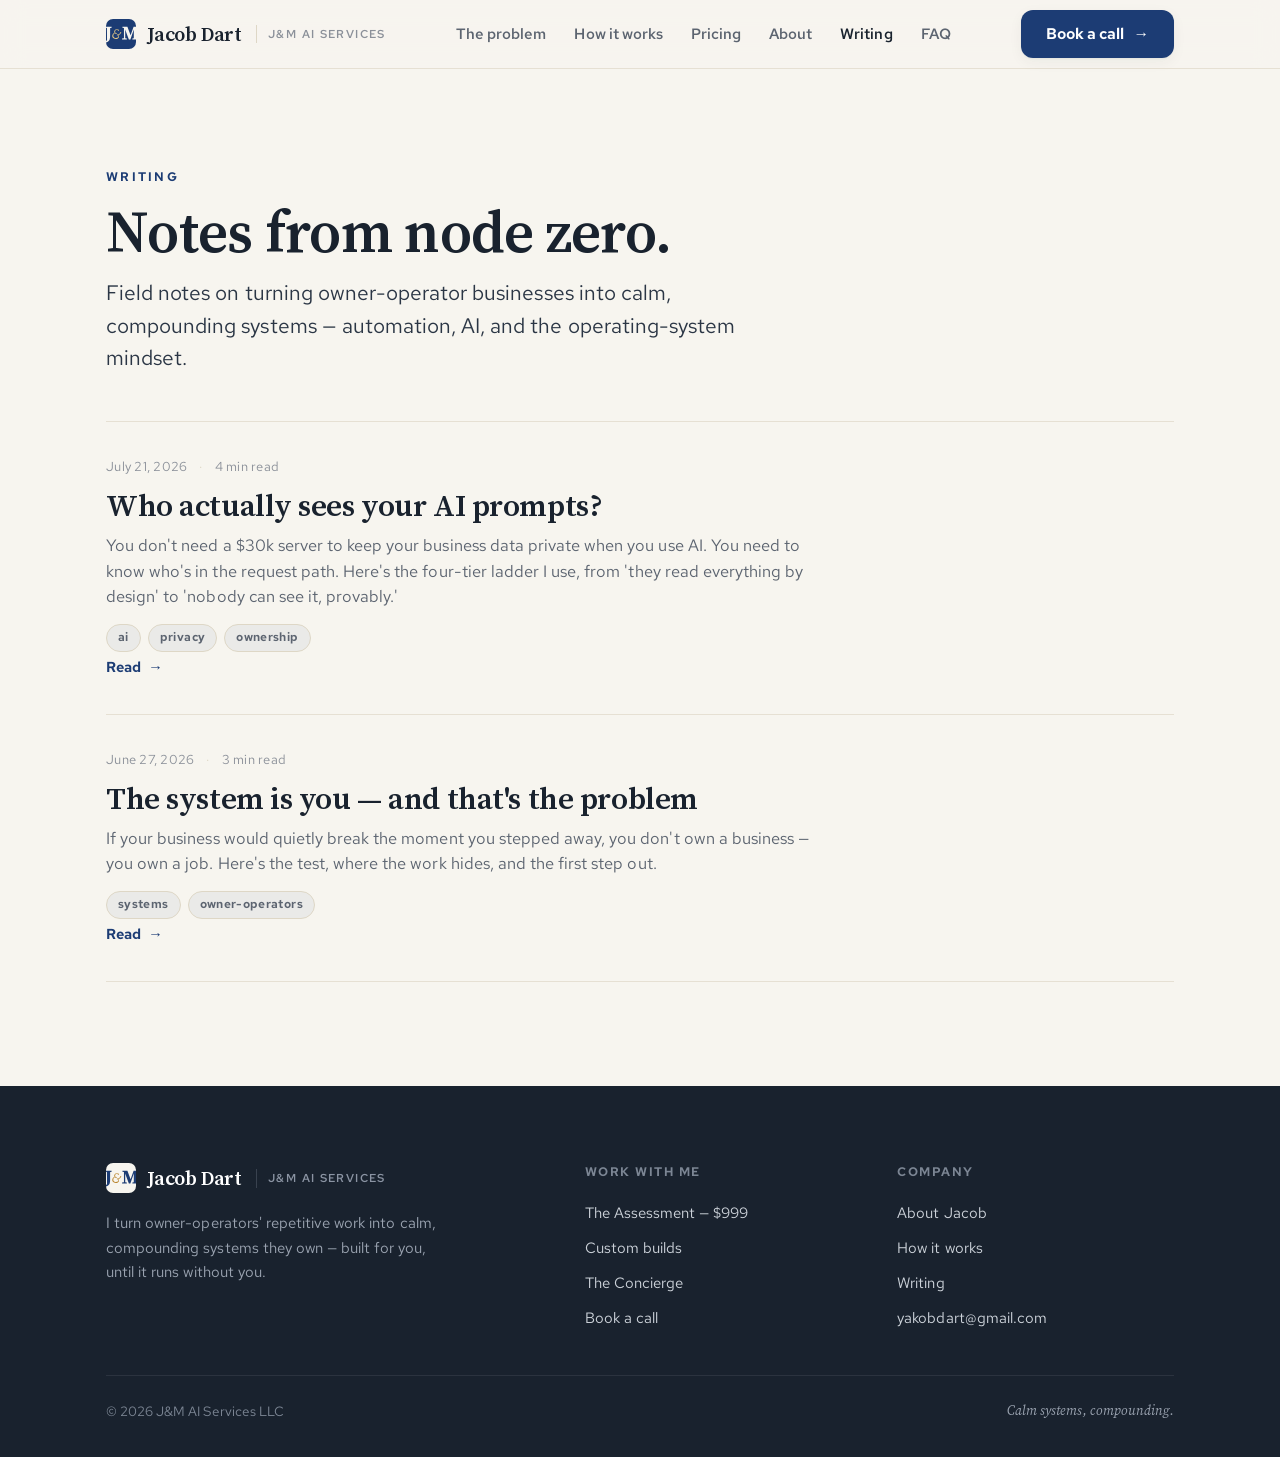
<file: blog/index.html>
<!doctype html>
<html lang="en">
<head>
<meta charset="utf-8">
<meta name="viewport" content="width=device-width, initial-scale=1">
<title>Writing — Jacob Dart | J&M AI Services</title>
<meta name="description" content="Field notes on turning owner-operator businesses into calm, compounding systems — automation, AI, and the operating-system mindset.">
<link rel="canonical" href="https://jacobdart.com/blog/">
<meta name="theme-color" content="#1c3c74">
<meta property="og:type" content="website">
<meta property="og:url" content="https://jacobdart.com/blog/">
<meta property="og:title" content="Writing — Jacob Dart">
<meta property="og:description" content="Field notes on turning owner-operator businesses into calm, compounding systems — automation, AI, and the operating-system mindset.">
<meta property="og:image" content="https://jacobdart.com/assets/img/og-image.png">
<meta property="og:image:width" content="1200">
<meta property="og:image:height" content="630">
<meta property="og:site_name" content="J&M AI Services">
<meta name="twitter:card" content="summary_large_image">
<meta name="twitter:title" content="Writing — Jacob Dart">
<meta name="twitter:description" content="Field notes on turning owner-operator businesses into calm, compounding systems — automation, AI, and the operating-system mindset.">
<meta name="twitter:image" content="https://jacobdart.com/assets/img/og-image.png">
<link rel="icon" href="/favicon.svg" type="image/svg+xml">
<link rel="icon" href="/favicon.ico" sizes="any">
<link rel="apple-touch-icon" href="/apple-touch-icon.png">
<link rel="alternate" type="application/rss+xml" title="Jacob Dart — Writing" href="/feed.xml">
<link rel="preload" href="/assets/fonts/SourceSerif4-Semibold.woff2" as="font" type="font/woff2" crossorigin>
<link rel="preload" href="/assets/fonts/RedHatText-Regular.woff2" as="font" type="font/woff2" crossorigin>
<link rel="stylesheet" href="/assets/site.css">
<link rel="stylesheet" href="/assets/blog.css">
<script type="application/ld+json">
{
  "@context":"https://schema.org",
  "@type":"Blog",
  "name":"Jacob Dart — Writing",
  "url":"https://jacobdart.com/blog/",
  "description":"Field notes on turning owner-operator businesses into calm, compounding systems — automation, AI, and the operating-system mindset.",
  "publisher":{"@type":"Organization","name":"J&M AI Services"}
}
</script>
</head>
<body>
<a class="skip" href="#main">Skip to content</a>
<header class="site-header">
  <div class="wrap nav">
    <a class="brand" href="/" aria-label="Jacob Dart — J&amp;M AI Services, home">
      <img class="mark" src="/assets/img/mark.svg" alt="" width="30" height="30">
      Jacob Dart
      <span class="sub">J&amp;M AI Services</span>
    </a>
    <nav class="nav-links" aria-label="Primary">
      <a href="/#problem">The problem</a>
      <a href="/#how">How it works</a>
      <a href="/#pricing">Pricing</a>
      <a href="/about/">About</a>
      <a href="/blog/" aria-current="page">Writing</a>
      <a href="/#faq">FAQ</a>
    </nav>
    <div class="nav-cta">
      <a class="btn btn-primary" href="https://calendly.com/jacobdart" target="_blank" rel="noopener">Book a call <span class="arr">&rarr;</span></a>
    </div>
  </div>
</header>
<main id="main">
  <section class="blog-head">
    <div class="wrap">
      <p class="eyebrow">Writing</p>
      <h1>Notes from node zero.</h1>
      <p class="lead">Field notes on turning owner-operator businesses into calm, compounding systems — automation, AI, and the operating-system mindset.</p>
    </div>
  </section>
  <section class="section plain" style="padding-top:0">
    <div class="wrap">
      <div class="post-list">
        <a class="post-item" href="/blog/who-actually-sees-your-ai-prompts/">
          <div class="post-meta">
            <time datetime="2026-07-21">July 21, 2026</time>
            <span class="sep">&middot;</span><span>4 min read</span>
          </div>
          <h2 class="post-title">Who actually sees your AI prompts?</h2>
          <p class="post-dek">You don&#x27;t need a $30k server to keep your business data private when you use AI. You need to know who&#x27;s in the request path. Here&#x27;s the four-tier ladder I use, from &#x27;they read everything by design&#x27; to &#x27;nobody can see it, provably.&#x27;</p>
          <div class="tags"><span class="tag-chip">ai</span><span class="tag-chip">privacy</span><span class="tag-chip">ownership</span></div>
          <span class="post-more">Read <span class="arr">&rarr;</span></span>
        </a>
        <a class="post-item" href="/blog/the-system-is-you/">
          <div class="post-meta">
            <time datetime="2026-06-27">June 27, 2026</time>
            <span class="sep">&middot;</span><span>3 min read</span>
          </div>
          <h2 class="post-title">The system is you — and that&#x27;s the problem</h2>
          <p class="post-dek">If your business would quietly break the moment you stepped away, you don&#x27;t own a business — you own a job. Here&#x27;s the test, where the work hides, and the first step out.</p>
          <div class="tags"><span class="tag-chip">systems</span><span class="tag-chip">owner-operators</span></div>
          <span class="post-more">Read <span class="arr">&rarr;</span></span>
        </a>
      </div>
    </div>
  </section>
</main>
<footer class="site-footer">
  <div class="wrap">
    <div class="foot-grid">
      <div>
        <a class="brand" href="/"><img class="mark" src="/assets/img/mark-light.svg" alt="" width="30" height="30"> Jacob Dart <span class="sub">J&amp;M AI Services</span></a>
        <p>I turn owner-operators' repetitive work into calm, compounding systems they own — built for you, until it runs without you.</p>
      </div>
      <div class="foot-col">
        <h4>Work with me</h4>
        <a href="/#pricing">The Assessment — $999</a>
        <a href="/#pricing">Custom builds</a>
        <a href="/#pricing">The Concierge</a>
        <a href="https://calendly.com/jacobdart" target="_blank" rel="noopener">Book a call</a>
      </div>
      <div class="foot-col">
        <h4>Company</h4>
        <a href="/about/">About Jacob</a>
        <a href="/#how">How it works</a>
        <a href="/blog/">Writing</a>
        <a href="mailto:yakobdart@gmail.com">yakobdart@gmail.com</a>
      </div>
    </div>
    <div class="foot-bot">
      <span>&copy; <span id="yr">2026</span> J&amp;M AI Services LLC</span>
      <span class="tag">Calm systems, compounding.</span>
    </div>
  </div>
</footer>
<script>document.getElementById('yr').textContent = new Date().getFullYear();</script>
</body>
</html>
</file>
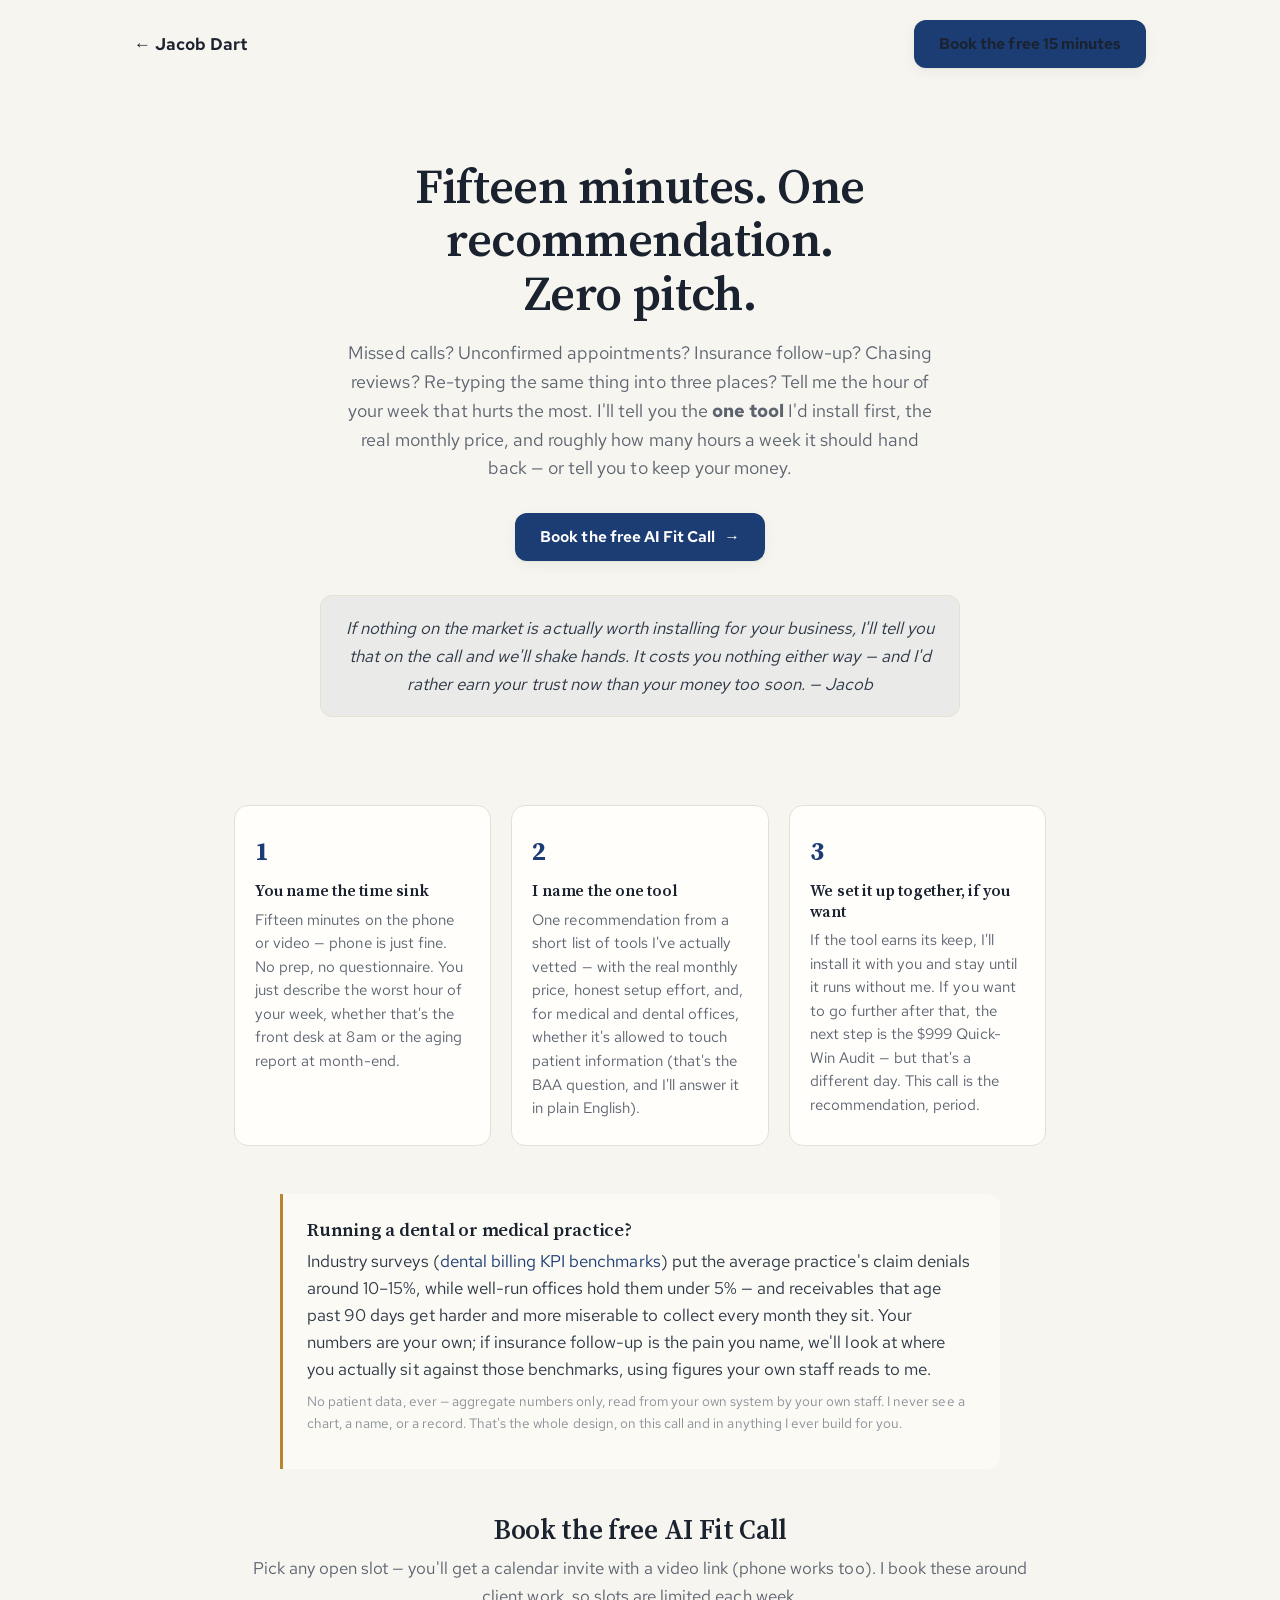
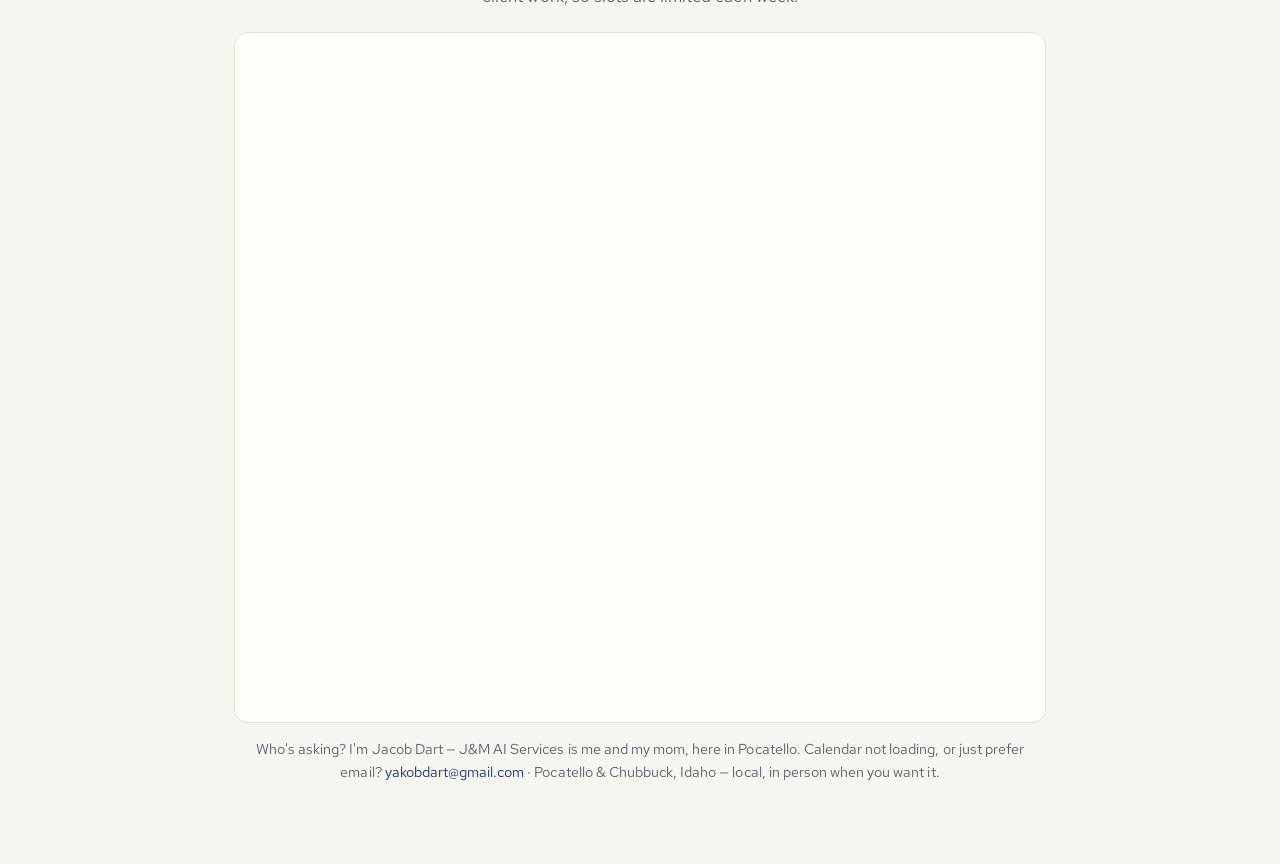
<file: fit-call/index.html>
<!doctype html>
<html lang="en">
<head>
<meta charset="utf-8">
<meta name="viewport" content="width=device-width, initial-scale=1">
<title>Free AI Fit Call — 15 Minutes, One Recommendation | Jacob Dart, Pocatello, Idaho</title>
<meta name="description" content="A free 15-minute call for SE Idaho offices and practices: you describe the hour your week loses to repetitive work, I name the one tool worth installing — with the real price — or tell you honestly that nothing is.">
<link rel="canonical" href="https://jacobdart.com/fit-call/">
<meta property="og:title" content="Free AI Fit Call — 15 minutes, one recommendation">
<meta property="og:description" content="You name the time sink. I name the one tool worth its price — or tell you nothing is. Free either way, and I live here.">
<link rel="icon" href="/favicon.svg" type="image/svg+xml">
<link rel="stylesheet" href="/assets/site.css">
<style>
  .fit-hero{max-width:860px;margin:0 auto;padding:72px 24px 40px;text-align:center}
  .fit-hero h1{font-family:var(--serif, "Source Serif 4", "SS4 Fallback", serif);font-size:clamp(2rem,5vw,3rem);line-height:1.12;color:var(--ink);margin:0 0 18px}
  .fit-hero .sub{font-size:1.13rem;color:var(--muted);max-width:600px;margin:0 auto 30px;line-height:1.6}
  .honesty{background:var(--accent-soft);border:1px solid var(--line);border-radius:12px;padding:18px 22px;max-width:640px;margin:34px auto 0;font-style:italic;color:var(--ink-soft)}
  .steps{max-width:860px;margin:48px auto;padding:0 24px;display:grid;grid-template-columns:repeat(3,1fr);gap:20px}
  @media(max-width:700px){.steps{grid-template-columns:1fr}}
  .step{background:var(--surface);border:1px solid var(--line);border-radius:14px;padding:24px 20px}
  .step .n{font-family:var(--serif,"Source Serif 4",serif);font-size:1.6rem;color:var(--accent);font-weight:700}
  .step h3{margin:8px 0 8px;font-size:1.02rem;color:var(--ink)}
  .step p{margin:0;color:var(--muted);font-size:.95rem;line-height:1.55}
  .leak{max-width:720px;margin:10px auto 46px;padding:26px 24px;border-left:3px solid var(--sand);background:var(--surface-2);border-radius:0 12px 12px 0}
  .leak h2{font-size:1.15rem;margin:0 0 8px;color:var(--ink)}
  .leak p{margin:0 0 8px;color:var(--ink-soft);line-height:1.6}
  .leak .small{font-size:.85rem;color:var(--faint)}
  .book{max-width:860px;margin:0 auto 80px;padding:0 24px;text-align:center}
  .book h2{font-family:var(--serif,"Source Serif 4",serif);font-size:1.7rem;margin:0 0 10px}
  .book .frame{margin-top:22px;border:1px solid var(--line);border-radius:14px;overflow:hidden;background:var(--surface)}
  .book iframe{width:100%;height:680px;border:0}
  .nophi{margin-top:14px;font-size:.9rem;color:var(--muted)}
  .topnav{display:flex;justify-content:space-between;align-items:center;max-width:1060px;margin:0 auto;padding:20px 24px}
  .topnav a{color:var(--ink);text-decoration:none;font-weight:600}
</style>
</head>
<body>
<nav class="topnav"><a href="/">← Jacob Dart</a><a class="btn btn-primary" href="#book">Book the free 15 minutes</a></nav>

<section class="fit-hero">
  <h1>Fifteen minutes. One recommendation.<br>Zero pitch.</h1>
  <p class="sub">Missed calls? Unconfirmed appointments? Insurance follow-up? Chasing reviews? Re-typing the same thing into three places? Tell me the hour of your week that hurts the most. I'll tell you the <strong>one tool</strong> I'd install first, the real monthly price, and roughly how many hours a week it should hand back — or tell you to keep your money.</p>
  <a class="btn btn-primary" href="#book">Book the free AI Fit Call <span class="arr">→</span></a>
  <div class="honesty">If nothing on the market is actually worth installing for your business, I'll tell you that on the call and we'll shake hands. It costs you nothing either way — and I'd rather earn your trust now than your money too soon. — Jacob</div>
</section>

<section class="steps">
  <div class="step"><div class="n">1</div><h3>You name the time sink</h3><p>Fifteen minutes on the phone or video — phone is just fine. No prep, no questionnaire. You just describe the worst hour of your week, whether that's the front desk at 8am or the aging report at month-end.</p></div>
  <div class="step"><div class="n">2</div><h3>I name the one tool</h3><p>One recommendation from a short list of tools I've actually vetted — with the real monthly price, honest setup effort, and, for medical and dental offices, whether it's allowed to touch patient information (that's the BAA question, and I'll answer it in plain English).</p></div>
  <div class="step"><div class="n">3</div><h3>We set it up together, if you want</h3><p>If the tool earns its keep, I'll install it with you and stay until it runs without me. If you want to go further after that, the next step is the $999 Quick-Win Audit — but that's a different day. This call is the recommendation, period.</p></div>
</section>

<section class="leak">
  <h2>Running a dental or medical practice?</h2>
  <p>Industry surveys (<a href="https://dentalbillingassist.com/blog/posts/dental-billing-kpis-benchmarks" rel="noopener" target="_blank">dental billing KPI benchmarks</a>) put the average practice's claim denials around 10–15%, while well-run offices hold them under 5% — and receivables that age past 90 days get harder and more miserable to collect every month they sit. Your numbers are your own; if insurance follow-up is the pain you name, we'll look at where you actually sit against those benchmarks, using figures your own staff reads to me.</p>
  <p class="small">No patient data, ever — aggregate numbers only, read from your own system by your own staff. I never see a chart, a name, or a record. That's the whole design, on this call and in anything I ever build for you.</p>
</section>

<section class="book" id="book">
  <h2>Book the free AI Fit Call</h2>
  <p class="sub" style="color:var(--muted)">Pick any open slot — you'll get a calendar invite with a video link (phone works too). I book these around client work, so slots are limited each week.</p>
  <div class="frame">
    <iframe src="https://calendar.google.com/calendar/appointments/schedules/AcZssZ2NbSQAmIBfqU12kWGJk7cZWbb3diJzwZ0Zp4vkdk6E4leVIWPwWAkvM7OvT4twdLqOMOGtN-Kh?gv=true" title="Booking calendar"></iframe>
  </div>
  <p class="nophi">Who's asking? I'm Jacob Dart — J&amp;M AI Services is me and my mom, here in Pocatello. Calendar not loading, or just prefer email? <a href="mailto:yakobdart@gmail.com">yakobdart@gmail.com</a> · Pocatello &amp; Chubbuck, Idaho — local, in person when you want it.</p>
</section>

</body>
</html>
</file>
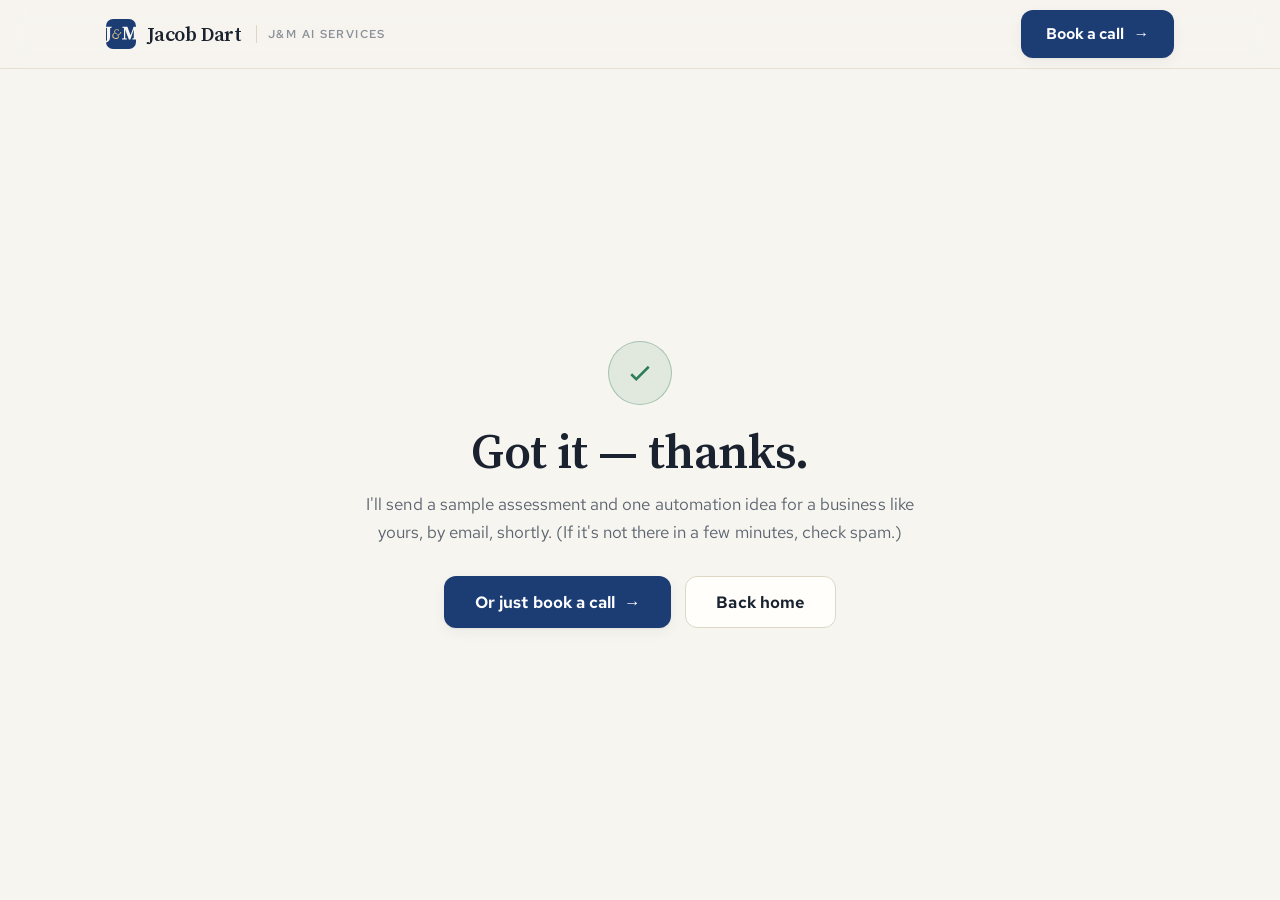
<file: thanks/index.html>
<!doctype html>
<html lang="en">
<head>
<meta charset="utf-8">
<meta name="viewport" content="width=device-width, initial-scale=1">
<title>Thanks — your sample is on the way | Jacob Dart</title>
<meta name="robots" content="noindex">
<link rel="icon" href="/favicon.svg" type="image/svg+xml">
<link rel="icon" href="/favicon.ico" sizes="any">
<link rel="stylesheet" href="/assets/site.css">
<style>
  body{display:flex;flex-direction:column;min-height:100vh}
  .mid{flex:1;display:grid;place-items:center;text-align:center;padding:60px var(--pad)}
  .mid .inner{max-width:560px}
  .check{width:64px;height:64px;border-radius:50%;background:rgba(46,125,87,.1);border:1px solid rgba(46,125,87,.35);display:grid;place-items:center;margin:0 auto 22px;color:var(--green)}
  .check svg{width:30px;height:30px}
  .mid h1{font-size:clamp(32px,5.5vw,48px);margin-bottom:14px}
  .mid p{color:var(--muted);margin-bottom:26px}
  .mid .cta-row{justify-content:center}
</style>
</head>
<body>
<header class="site-header">
  <div class="wrap nav">
    <a class="brand" href="/" aria-label="Jacob Dart, home">
      <img class="mark" src="/assets/img/mark.svg" alt="" width="30" height="30"> Jacob Dart
      <span class="sub">J&amp;M AI Services</span>
    </a>
    <div class="nav-cta"><a class="btn btn-primary" href="https://calendly.com/jacobdart" target="_blank" rel="noopener">Book a call <span class="arr">→</span></a></div>
  </div>
</header>
<div class="mid">
  <div class="inner">
    <div class="check"><svg viewBox="0 0 24 24" fill="none" stroke="currentColor" stroke-width="2"><path d="M5 13l4 4L19 7"/></svg></div>
    <h1>Got it — thanks.</h1>
    <p>I'll send a sample assessment and one automation idea for a business like yours, by email, shortly. (If it's not there in a few minutes, check spam.)</p>
    <div class="cta-row">
      <a class="btn btn-primary btn-lg" href="https://calendly.com/jacobdart" target="_blank" rel="noopener">Or just book a call <span class="arr">→</span></a>
      <a class="btn btn-ghost btn-lg" href="/">Back home</a>
    </div>
  </div>
</div>
</body>
</html>
</file>
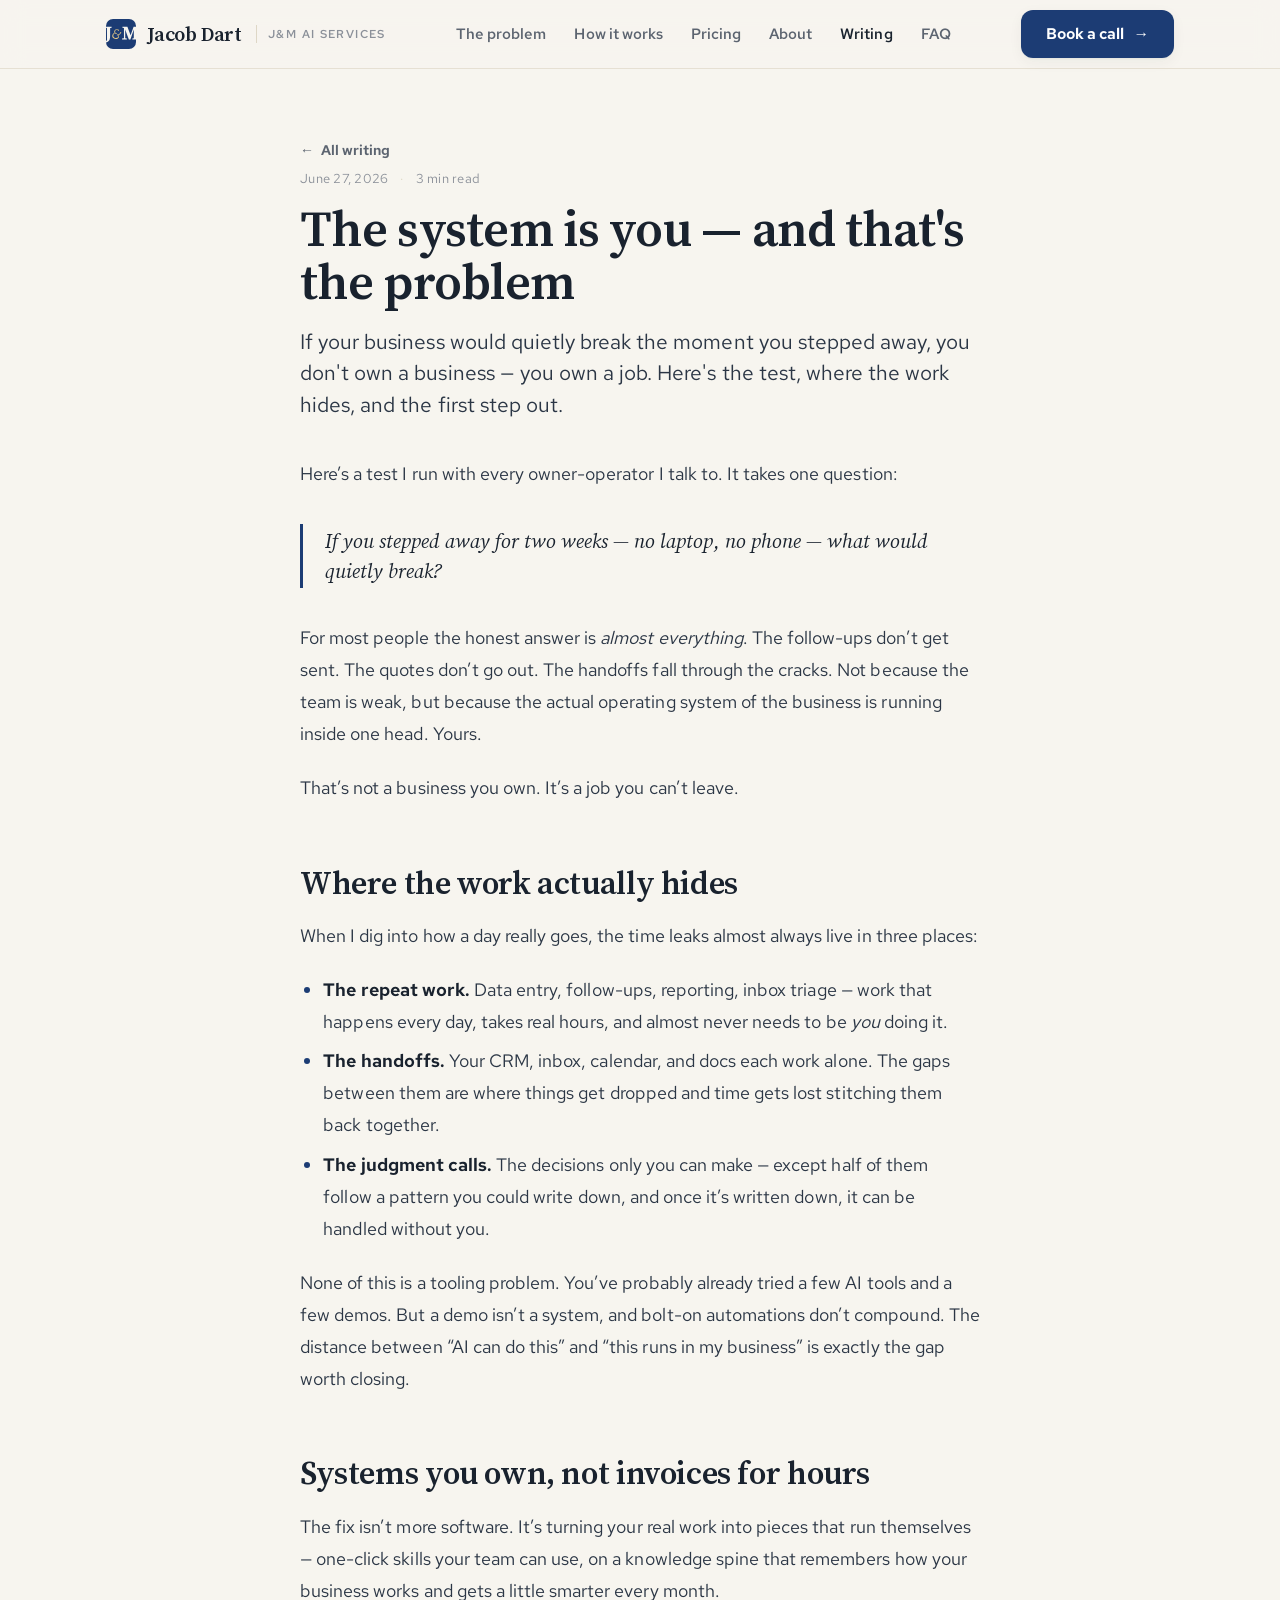
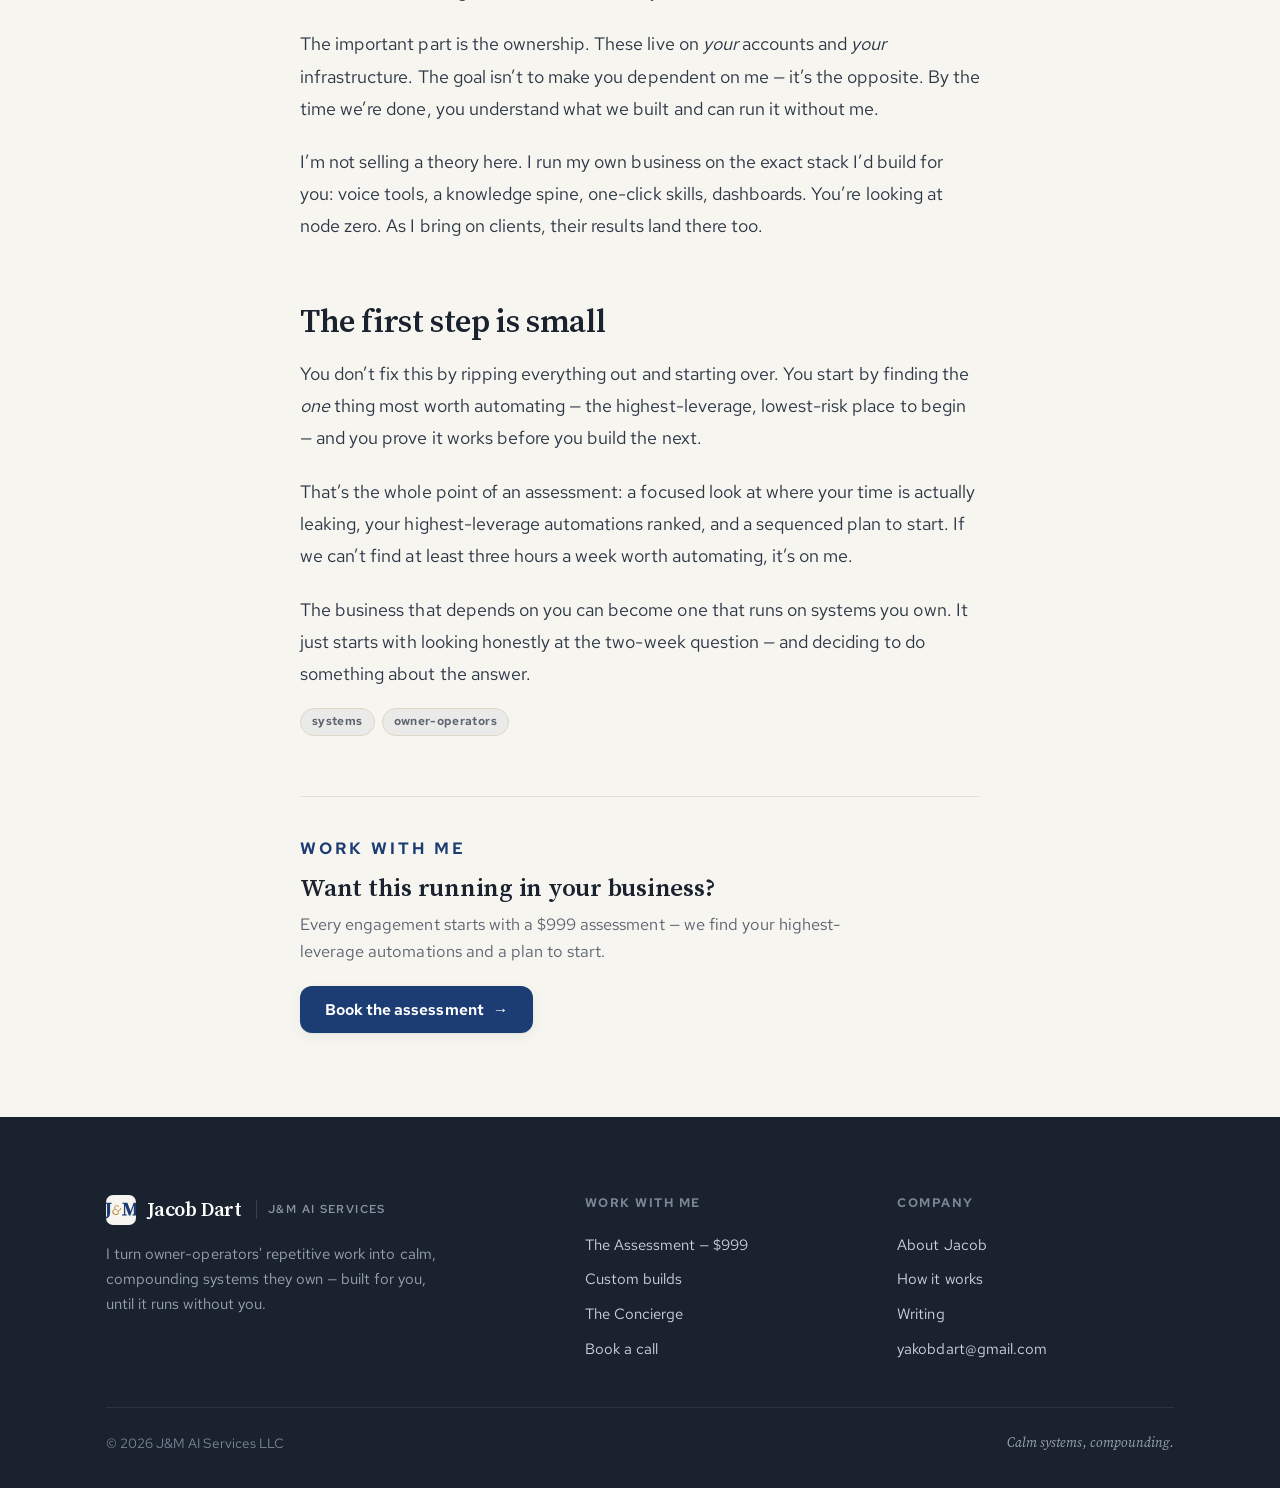
<file: blog/the-system-is-you/index.html>
<!doctype html>
<html lang="en">
<head>
<meta charset="utf-8">
<meta name="viewport" content="width=device-width, initial-scale=1">
<title>The system is you — and that&#x27;s the problem — Jacob Dart</title>
<meta name="description" content="If your business would quietly break the moment you stepped away, you don&#x27;t own a business — you own a job. Here&#x27;s the test, where the work hides, and the first step out.">
<link rel="canonical" href="https://jacobdart.com/blog/the-system-is-you/">
<meta name="theme-color" content="#1c3c74">
<meta property="og:type" content="article">
<meta property="og:url" content="https://jacobdart.com/blog/the-system-is-you/">
<meta property="og:title" content="The system is you — and that&#x27;s the problem">
<meta property="og:description" content="If your business would quietly break the moment you stepped away, you don&#x27;t own a business — you own a job. Here&#x27;s the test, where the work hides, and the first step out.">
<meta property="og:image" content="https://jacobdart.com/assets/img/og-image.png">
<meta property="og:image:width" content="1200">
<meta property="og:image:height" content="630">
<meta property="og:site_name" content="J&M AI Services">
<meta name="twitter:card" content="summary_large_image">
<meta name="twitter:title" content="The system is you — and that&#x27;s the problem">
<meta name="twitter:description" content="If your business would quietly break the moment you stepped away, you don&#x27;t own a business — you own a job. Here&#x27;s the test, where the work hides, and the first step out.">
<meta name="twitter:image" content="https://jacobdart.com/assets/img/og-image.png">
<meta property="article:published_time" content="2026-06-27">
<meta property="article:author" content="Jacob Dart">
<link rel="icon" href="/favicon.svg" type="image/svg+xml">
<link rel="icon" href="/favicon.ico" sizes="any">
<link rel="apple-touch-icon" href="/apple-touch-icon.png">
<link rel="alternate" type="application/rss+xml" title="Jacob Dart — Writing" href="/feed.xml">
<link rel="preload" href="/assets/fonts/SourceSerif4-Semibold.woff2" as="font" type="font/woff2" crossorigin>
<link rel="preload" href="/assets/fonts/RedHatText-Regular.woff2" as="font" type="font/woff2" crossorigin>
<link rel="stylesheet" href="/assets/site.css">
<link rel="stylesheet" href="/assets/blog.css">
<script type="application/ld+json">
{
  "@context":"https://schema.org",
  "@type":"BlogPosting",
  "headline":"The system is you — and that's the problem",
  "description":"If your business would quietly break the moment you stepped away, you don't own a business — you own a job. Here's the test, where the work hides, and the first step out.",
  "datePublished":"2026-06-27",
  "dateModified":"2026-06-27",
  "author":{"@type":"Person","name":"Jacob Dart","url":"https://jacobdart.com/about/"},
  "publisher":{"@type":"Organization","name":"J&M AI Services","url":"https://jacobdart.com/"},
  "mainEntityOfPage":{"@type":"WebPage","@id":"https://jacobdart.com/blog/the-system-is-you/"},
  "image":"https://jacobdart.com/assets/img/og-image.png",
  "url":"https://jacobdart.com/blog/the-system-is-you/"
}
</script>
</head>
<body>
<a class="skip" href="#main">Skip to content</a>
<header class="site-header">
  <div class="wrap nav">
    <a class="brand" href="/" aria-label="Jacob Dart — J&amp;M AI Services, home">
      <img class="mark" src="/assets/img/mark.svg" alt="" width="30" height="30">
      Jacob Dart
      <span class="sub">J&amp;M AI Services</span>
    </a>
    <nav class="nav-links" aria-label="Primary">
      <a href="/#problem">The problem</a>
      <a href="/#how">How it works</a>
      <a href="/#pricing">Pricing</a>
      <a href="/about/">About</a>
      <a href="/blog/" aria-current="page">Writing</a>
      <a href="/#faq">FAQ</a>
    </nav>
    <div class="nav-cta">
      <a class="btn btn-primary" href="https://calendly.com/jacobdart" target="_blank" rel="noopener">Book a call <span class="arr">&rarr;</span></a>
    </div>
  </div>
</header>
<main id="main">
  <article class="article">
    <div class="wrap">
      <div class="article-head">
        <a class="back-link" href="/blog/"><span class="arr">&larr;</span> All writing</a>
        <div class="post-meta">
          <time datetime="2026-06-27">June 27, 2026</time>
          <span class="sep">&middot;</span><span>3 min read</span>
        </div>
        <h1>The system is you — and that&#x27;s the problem</h1>
        <p class="dek">If your business would quietly break the moment you stepped away, you don&#x27;t own a business — you own a job. Here&#x27;s the test, where the work hides, and the first step out.</p>
      </div>
      <div class="prose">
        <p>Here&rsquo;s a test I run with every owner-operator I talk to. It takes one question:</p>
        <blockquote>
        <p>If you stepped away for two weeks — no laptop, no phone — what would quietly break?</p>
        </blockquote>
        <p>For most people the honest answer is <em>almost everything</em>. The follow-ups don&rsquo;t get sent. The quotes don&rsquo;t go out. The handoffs fall through the cracks. Not because the team is weak, but because the actual operating system of the business is running inside one head. Yours.</p>
        <p>That&rsquo;s not a business you own. It&rsquo;s a job you can&rsquo;t leave.</p>
        <h2 id="where-the-work-actually-hides">Where the work actually hides</h2>
        <p>When I dig into how a day really goes, the time leaks almost always live in three places:</p>
        <ul>
        <li><strong>The repeat work.</strong> Data entry, follow-ups, reporting, inbox triage — work that happens every day, takes real hours, and almost never needs to be <em>you</em> doing it.</li>
        <li><strong>The handoffs.</strong> Your CRM, inbox, calendar, and docs each work alone. The gaps between them are where things get dropped and time gets lost stitching them back together.</li>
        <li><strong>The judgment calls.</strong> The decisions only you can make — except half of them follow a pattern you could write down, and once it&rsquo;s written down, it can be handled without you.</li>
        </ul>
        <p>None of this is a tooling problem. You&rsquo;ve probably already tried a few AI tools and a few demos. But a demo isn&rsquo;t a system, and bolt-on automations don&rsquo;t compound. The distance between &ldquo;AI can do this&rdquo; and &ldquo;this runs in my business&rdquo; is exactly the gap worth closing.</p>
        <h2 id="systems-you-own-not-invoices-for-hours">Systems you own, not invoices for hours</h2>
        <p>The fix isn&rsquo;t more software. It&rsquo;s turning your real work into pieces that run themselves — one-click skills your team can use, on a knowledge spine that remembers how your business works and gets a little smarter every month.</p>
        <p>The important part is the ownership. These live on <em>your</em> accounts and <em>your</em> infrastructure. The goal isn&rsquo;t to make you dependent on me — it&rsquo;s the opposite. By the time we&rsquo;re done, you understand what we built and can run it without me.</p>
        <p>I&rsquo;m not selling a theory here. I run my own business on the exact stack I&rsquo;d build for you: voice tools, a knowledge spine, one-click skills, dashboards. You&rsquo;re looking at node zero. As I bring on clients, their results land there too.</p>
        <h2 id="the-first-step-is-small">The first step is small</h2>
        <p>You don&rsquo;t fix this by ripping everything out and starting over. You start by finding the <em>one</em> thing most worth automating — the highest-leverage, lowest-risk place to begin — and you prove it works before you build the next.</p>
        <p>That&rsquo;s the whole point of an assessment: a focused look at where your time is actually leaking, your highest-leverage automations ranked, and a sequenced plan to start. If we can&rsquo;t find at least three hours a week worth automating, it&rsquo;s on me.</p>
        <p>The business that depends on you can become one that runs on systems you own. It just starts with looking honestly at the two-week question — and deciding to do something about the answer.</p>
      </div>
      <div class="tags" style="margin-top:18px"><span class="tag-chip">systems</span><span class="tag-chip">owner-operators</span></div>
      <aside class="post-cta">
        <p class="eyebrow">Work with me</p>
        <h3>Want this running in your business?</h3>
        <p class="muted">Every engagement starts with a $999 assessment — we find your highest-leverage automations and a plan to start.</p>
        <a class="btn btn-primary" href="https://calendly.com/jacobdart" target="_blank" rel="noopener">Book the assessment <span class="arr">&rarr;</span></a>
      </aside>
    </div>
  </article>
</main>
<footer class="site-footer">
  <div class="wrap">
    <div class="foot-grid">
      <div>
        <a class="brand" href="/"><img class="mark" src="/assets/img/mark-light.svg" alt="" width="30" height="30"> Jacob Dart <span class="sub">J&amp;M AI Services</span></a>
        <p>I turn owner-operators' repetitive work into calm, compounding systems they own — built for you, until it runs without you.</p>
      </div>
      <div class="foot-col">
        <h4>Work with me</h4>
        <a href="/#pricing">The Assessment — $999</a>
        <a href="/#pricing">Custom builds</a>
        <a href="/#pricing">The Concierge</a>
        <a href="https://calendly.com/jacobdart" target="_blank" rel="noopener">Book a call</a>
      </div>
      <div class="foot-col">
        <h4>Company</h4>
        <a href="/about/">About Jacob</a>
        <a href="/#how">How it works</a>
        <a href="/blog/">Writing</a>
        <a href="mailto:yakobdart@gmail.com">yakobdart@gmail.com</a>
      </div>
    </div>
    <div class="foot-bot">
      <span>&copy; <span id="yr">2026</span> J&amp;M AI Services LLC</span>
      <span class="tag">Calm systems, compounding.</span>
    </div>
  </div>
</footer>
<script>document.getElementById('yr').textContent = new Date().getFullYear();</script>
</body>
</html>
</file>
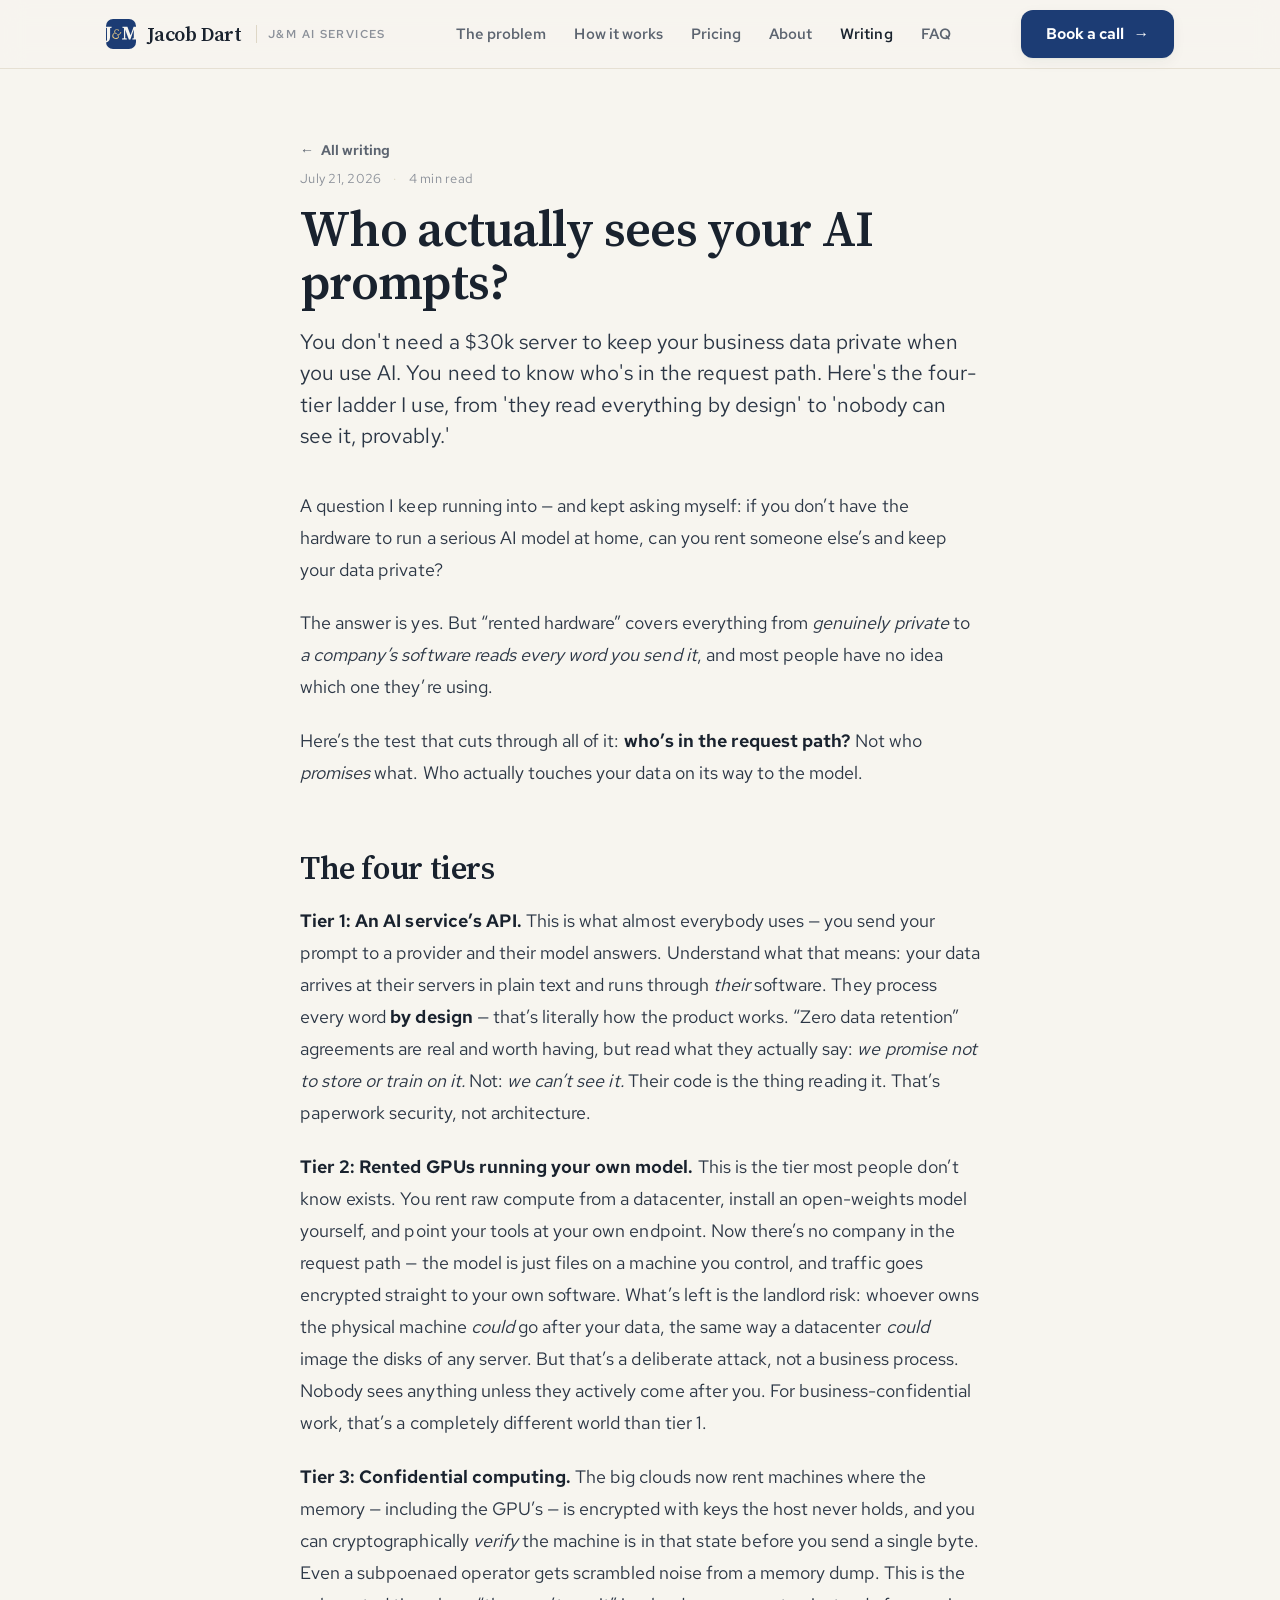
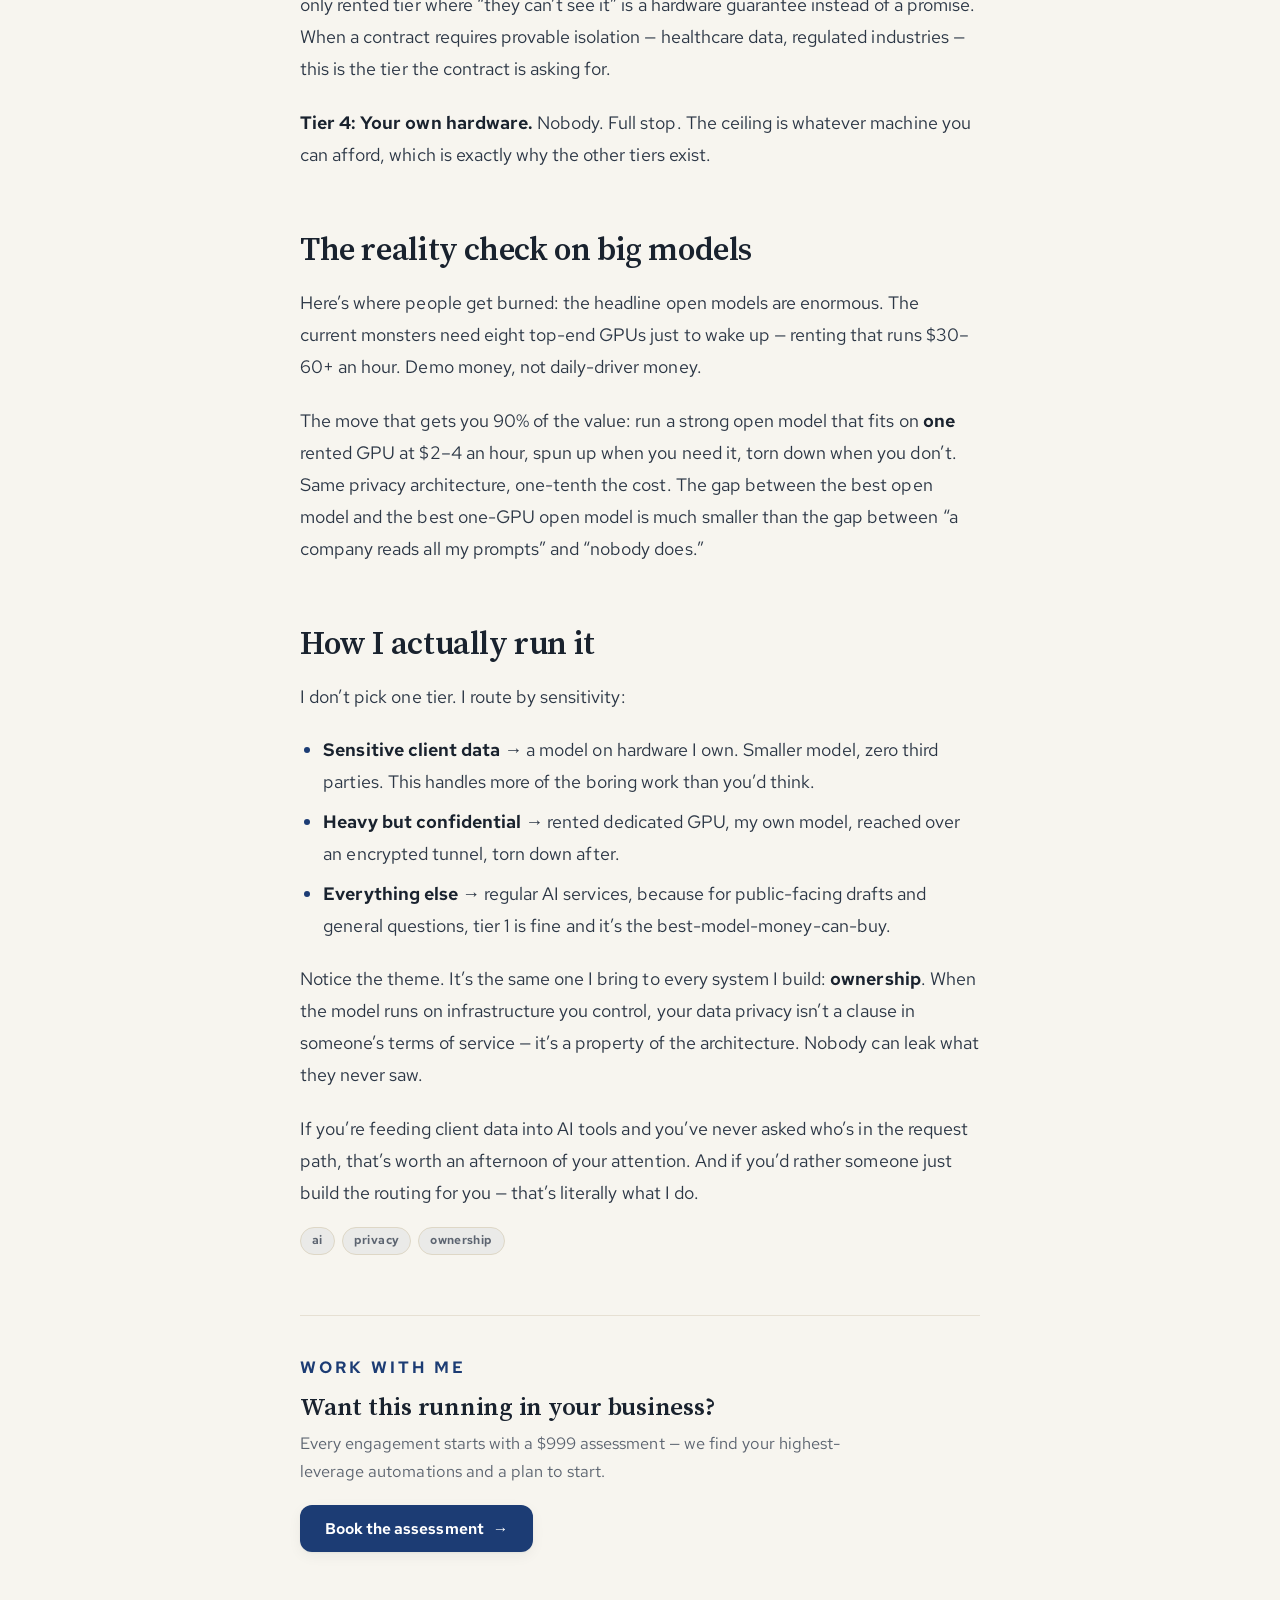
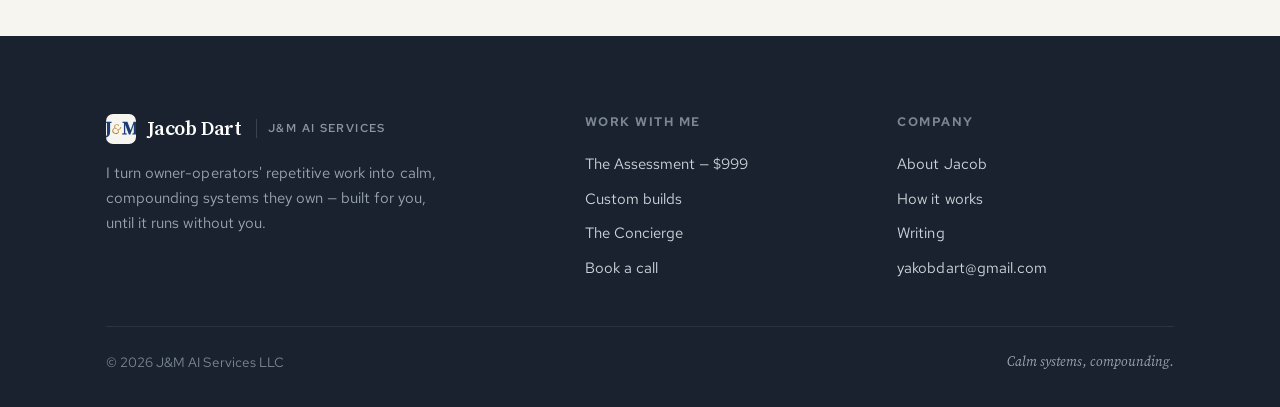
<file: blog/who-actually-sees-your-ai-prompts/index.html>
<!doctype html>
<html lang="en">
<head>
<meta charset="utf-8">
<meta name="viewport" content="width=device-width, initial-scale=1">
<title>Who actually sees your AI prompts? — Jacob Dart</title>
<meta name="description" content="You don&#x27;t need a $30k server to keep your business data private when you use AI. You need to know who&#x27;s in the request path. Here&#x27;s the four-tier ladder I use, from &#x27;they read everything by design&#x27; to &#x27;nobody can see it, provably.&#x27;">
<link rel="canonical" href="https://jacobdart.com/blog/who-actually-sees-your-ai-prompts/">
<meta name="theme-color" content="#1c3c74">
<meta property="og:type" content="article">
<meta property="og:url" content="https://jacobdart.com/blog/who-actually-sees-your-ai-prompts/">
<meta property="og:title" content="Who actually sees your AI prompts?">
<meta property="og:description" content="You don&#x27;t need a $30k server to keep your business data private when you use AI. You need to know who&#x27;s in the request path. Here&#x27;s the four-tier ladder I use, from &#x27;they read everything by design&#x27; to &#x27;nobody can see it, provably.&#x27;">
<meta property="og:image" content="https://jacobdart.com/assets/img/og-image.png">
<meta property="og:image:width" content="1200">
<meta property="og:image:height" content="630">
<meta property="og:site_name" content="J&M AI Services">
<meta name="twitter:card" content="summary_large_image">
<meta name="twitter:title" content="Who actually sees your AI prompts?">
<meta name="twitter:description" content="You don&#x27;t need a $30k server to keep your business data private when you use AI. You need to know who&#x27;s in the request path. Here&#x27;s the four-tier ladder I use, from &#x27;they read everything by design&#x27; to &#x27;nobody can see it, provably.&#x27;">
<meta name="twitter:image" content="https://jacobdart.com/assets/img/og-image.png">
<meta property="article:published_time" content="2026-07-21">
<meta property="article:author" content="Jacob Dart">
<link rel="icon" href="/favicon.svg" type="image/svg+xml">
<link rel="icon" href="/favicon.ico" sizes="any">
<link rel="apple-touch-icon" href="/apple-touch-icon.png">
<link rel="alternate" type="application/rss+xml" title="Jacob Dart — Writing" href="/feed.xml">
<link rel="preload" href="/assets/fonts/SourceSerif4-Semibold.woff2" as="font" type="font/woff2" crossorigin>
<link rel="preload" href="/assets/fonts/RedHatText-Regular.woff2" as="font" type="font/woff2" crossorigin>
<link rel="stylesheet" href="/assets/site.css">
<link rel="stylesheet" href="/assets/blog.css">
<script type="application/ld+json">
{
  "@context":"https://schema.org",
  "@type":"BlogPosting",
  "headline":"Who actually sees your AI prompts?",
  "description":"You don't need a $30k server to keep your business data private when you use AI. You need to know who's in the request path. Here's the four-tier ladder I use, from 'they read everything by design' to 'nobody can see it, provably.'",
  "datePublished":"2026-07-21",
  "dateModified":"2026-07-21",
  "author":{"@type":"Person","name":"Jacob Dart","url":"https://jacobdart.com/about/"},
  "publisher":{"@type":"Organization","name":"J&M AI Services","url":"https://jacobdart.com/"},
  "mainEntityOfPage":{"@type":"WebPage","@id":"https://jacobdart.com/blog/who-actually-sees-your-ai-prompts/"},
  "image":"https://jacobdart.com/assets/img/og-image.png",
  "url":"https://jacobdart.com/blog/who-actually-sees-your-ai-prompts/"
}
</script>
</head>
<body>
<a class="skip" href="#main">Skip to content</a>
<header class="site-header">
  <div class="wrap nav">
    <a class="brand" href="/" aria-label="Jacob Dart — J&amp;M AI Services, home">
      <img class="mark" src="/assets/img/mark.svg" alt="" width="30" height="30">
      Jacob Dart
      <span class="sub">J&amp;M AI Services</span>
    </a>
    <nav class="nav-links" aria-label="Primary">
      <a href="/#problem">The problem</a>
      <a href="/#how">How it works</a>
      <a href="/#pricing">Pricing</a>
      <a href="/about/">About</a>
      <a href="/blog/" aria-current="page">Writing</a>
      <a href="/#faq">FAQ</a>
    </nav>
    <div class="nav-cta">
      <a class="btn btn-primary" href="https://calendly.com/jacobdart" target="_blank" rel="noopener">Book a call <span class="arr">&rarr;</span></a>
    </div>
  </div>
</header>
<main id="main">
  <article class="article">
    <div class="wrap">
      <div class="article-head">
        <a class="back-link" href="/blog/"><span class="arr">&larr;</span> All writing</a>
        <div class="post-meta">
          <time datetime="2026-07-21">July 21, 2026</time>
          <span class="sep">&middot;</span><span>4 min read</span>
        </div>
        <h1>Who actually sees your AI prompts?</h1>
        <p class="dek">You don&#x27;t need a $30k server to keep your business data private when you use AI. You need to know who&#x27;s in the request path. Here&#x27;s the four-tier ladder I use, from &#x27;they read everything by design&#x27; to &#x27;nobody can see it, provably.&#x27;</p>
      </div>
      <div class="prose">
        <p>A question I keep running into — and kept asking myself: if you don&rsquo;t have the hardware to run a serious AI model at home, can you rent someone else&rsquo;s and keep your data private?</p>
        <p>The answer is yes. But &ldquo;rented hardware&rdquo; covers everything from <em>genuinely private</em> to <em>a company&rsquo;s software reads every word you send it</em>, and most people have no idea which one they&rsquo;re using.</p>
        <p>Here&rsquo;s the test that cuts through all of it: <strong>who&rsquo;s in the request path?</strong> Not who <em>promises</em> what. Who actually touches your data on its way to the model.</p>
        <h2 id="the-four-tiers">The four tiers</h2>
        <p><strong>Tier 1: An AI service&rsquo;s API.</strong> This is what almost everybody uses — you send your prompt to a provider and their model answers. Understand what that means: your data arrives at their servers in plain text and runs through <em>their</em> software. They process every word <strong>by design</strong> — that&rsquo;s literally how the product works. &ldquo;Zero data retention&rdquo; agreements are real and worth having, but read what they actually say: <em>we promise not to store or train on it.</em> Not: <em>we can&rsquo;t see it.</em> Their code is the thing reading it. That&rsquo;s paperwork security, not architecture.</p>
        <p><strong>Tier 2: Rented GPUs running your own model.</strong> This is the tier most people don&rsquo;t know exists. You rent raw compute from a datacenter, install an open-weights model yourself, and point your tools at your own endpoint. Now there&rsquo;s no company in the request path — the model is just files on a machine you control, and traffic goes encrypted straight to your own software. What&rsquo;s left is the landlord risk: whoever owns the physical machine <em>could</em> go after your data, the same way a datacenter <em>could</em> image the disks of any server. But that&rsquo;s a deliberate attack, not a business process. Nobody sees anything unless they actively come after you. For business-confidential work, that&rsquo;s a completely different world than tier 1.</p>
        <p><strong>Tier 3: Confidential computing.</strong> The big clouds now rent machines where the memory — including the GPU&rsquo;s — is encrypted with keys the host never holds, and you can cryptographically <em>verify</em> the machine is in that state before you send a single byte. Even a subpoenaed operator gets scrambled noise from a memory dump. This is the only rented tier where &ldquo;they can&rsquo;t see it&rdquo; is a hardware guarantee instead of a promise. When a contract requires provable isolation — healthcare data, regulated industries — this is the tier the contract is asking for.</p>
        <p><strong>Tier 4: Your own hardware.</strong> Nobody. Full stop. The ceiling is whatever machine you can afford, which is exactly why the other tiers exist.</p>
        <h2 id="the-reality-check-on-big-models">The reality check on big models</h2>
        <p>Here&rsquo;s where people get burned: the headline open models are enormous. The current monsters need eight top-end GPUs just to wake up — renting that runs $30–60+ an hour. Demo money, not daily-driver money.</p>
        <p>The move that gets you 90% of the value: run a strong open model that fits on <strong>one</strong> rented GPU at $2–4 an hour, spun up when you need it, torn down when you don&rsquo;t. Same privacy architecture, one-tenth the cost. The gap between the best open model and the best one-GPU open model is much smaller than the gap between &ldquo;a company reads all my prompts&rdquo; and &ldquo;nobody does.&rdquo;</p>
        <h2 id="how-i-actually-run-it">How I actually run it</h2>
        <p>I don&rsquo;t pick one tier. I route by sensitivity:</p>
        <ul>
        <li><strong>Sensitive client data</strong> → a model on hardware I own. Smaller model, zero third parties. This handles more of the boring work than you&rsquo;d think.</li>
        <li><strong>Heavy but confidential</strong> → rented dedicated GPU, my own model, reached over an encrypted tunnel, torn down after.</li>
        <li><strong>Everything else</strong> → regular AI services, because for public-facing drafts and general questions, tier 1 is fine and it&rsquo;s the best-model-money-can-buy.</li>
        </ul>
        <p>Notice the theme. It&rsquo;s the same one I bring to every system I build: <strong>ownership</strong>. When the model runs on infrastructure you control, your data privacy isn&rsquo;t a clause in someone&rsquo;s terms of service — it&rsquo;s a property of the architecture. Nobody can leak what they never saw.</p>
        <p>If you&rsquo;re feeding client data into AI tools and you&rsquo;ve never asked who&rsquo;s in the request path, that&rsquo;s worth an afternoon of your attention. And if you&rsquo;d rather someone just build the routing for you — that&rsquo;s literally what I do.</p>
      </div>
      <div class="tags" style="margin-top:18px"><span class="tag-chip">ai</span><span class="tag-chip">privacy</span><span class="tag-chip">ownership</span></div>
      <aside class="post-cta">
        <p class="eyebrow">Work with me</p>
        <h3>Want this running in your business?</h3>
        <p class="muted">Every engagement starts with a $999 assessment — we find your highest-leverage automations and a plan to start.</p>
        <a class="btn btn-primary" href="https://calendly.com/jacobdart" target="_blank" rel="noopener">Book the assessment <span class="arr">&rarr;</span></a>
      </aside>
    </div>
  </article>
</main>
<footer class="site-footer">
  <div class="wrap">
    <div class="foot-grid">
      <div>
        <a class="brand" href="/"><img class="mark" src="/assets/img/mark-light.svg" alt="" width="30" height="30"> Jacob Dart <span class="sub">J&amp;M AI Services</span></a>
        <p>I turn owner-operators' repetitive work into calm, compounding systems they own — built for you, until it runs without you.</p>
      </div>
      <div class="foot-col">
        <h4>Work with me</h4>
        <a href="/#pricing">The Assessment — $999</a>
        <a href="/#pricing">Custom builds</a>
        <a href="/#pricing">The Concierge</a>
        <a href="https://calendly.com/jacobdart" target="_blank" rel="noopener">Book a call</a>
      </div>
      <div class="foot-col">
        <h4>Company</h4>
        <a href="/about/">About Jacob</a>
        <a href="/#how">How it works</a>
        <a href="/blog/">Writing</a>
        <a href="mailto:yakobdart@gmail.com">yakobdart@gmail.com</a>
      </div>
    </div>
    <div class="foot-bot">
      <span>&copy; <span id="yr">2026</span> J&amp;M AI Services LLC</span>
      <span class="tag">Calm systems, compounding.</span>
    </div>
  </div>
</footer>
<script>document.getElementById('yr').textContent = new Date().getFullYear();</script>
</body>
</html>
</file>
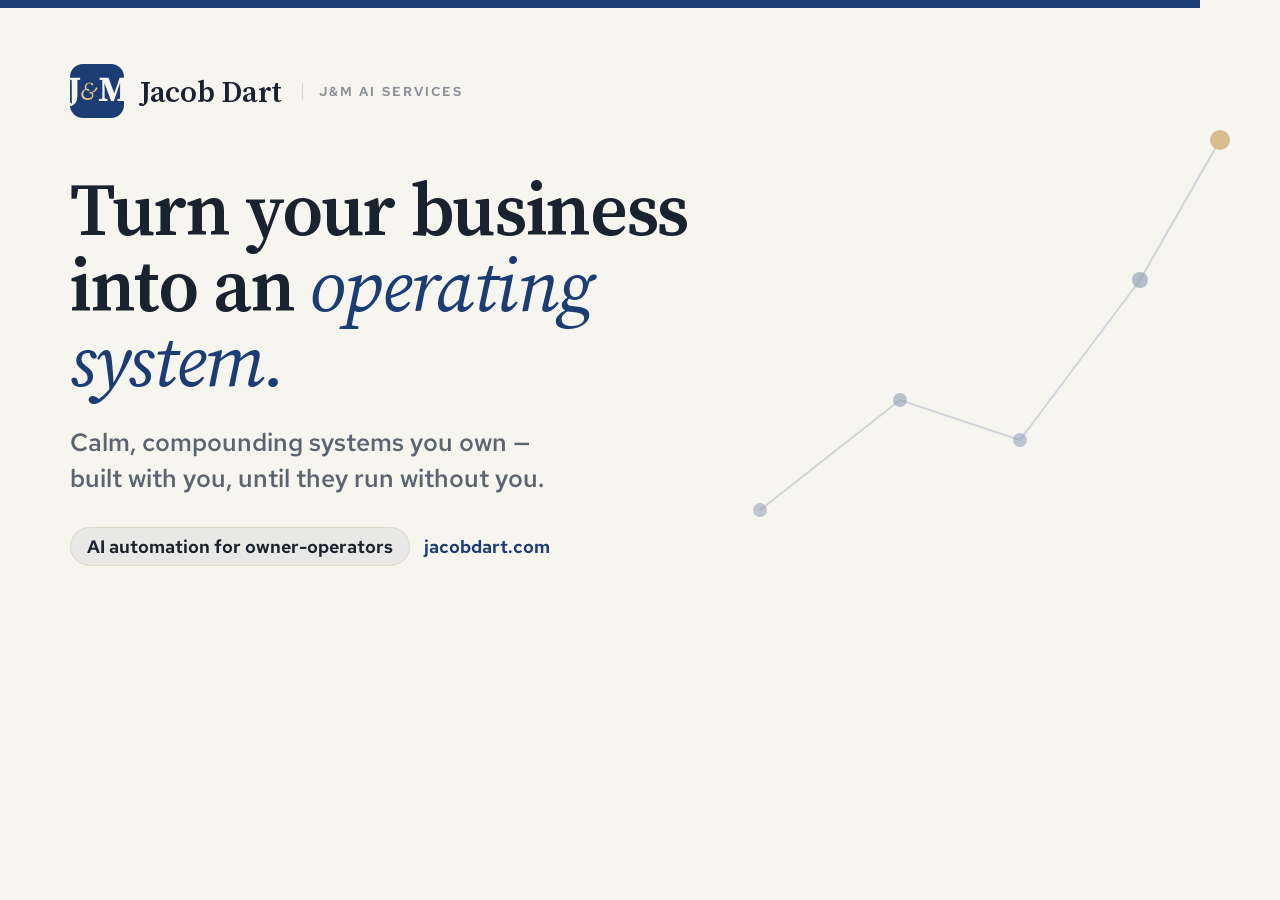
<file: assets/img/og-card.html>
<!doctype html><html><head><meta charset="utf-8"><style>
@font-face{font-family:"SS4";src:url("../fonts/SourceSerif4-Semibold.woff2");font-weight:600}
@font-face{font-family:"SS4";src:url("../fonts/SourceSerif4-Italic.woff2");font-weight:600;font-style:italic}
@font-face{font-family:"RHT";src:url("../fonts/RedHatText-Medium.woff2");font-weight:500}
@font-face{font-family:"RHT";src:url("../fonts/RedHatText-SemiBold.woff2");font-weight:600}
*{margin:0;box-sizing:border-box}
body{width:1200px;height:630px;background:#f7f5ef;font-family:"RHT",sans-serif;color:#19222e;overflow:hidden;position:relative}
.edge{position:absolute;top:0;left:0;width:100%;height:8px;background:#1c3c74}
.pad{position:absolute;inset:64px 70px;display:flex;flex-direction:column}
.top{display:flex;align-items:center;gap:16px}
.tile{width:54px;height:54px;border-radius:13px;background:#1c3c74;position:relative;flex:0 0 auto}
.tile svg{position:absolute;inset:0}
.brand{font-family:"SS4",serif;font-weight:600;font-size:30px;letter-spacing:-.01em}
.sub{font-family:"RHT";font-weight:600;font-size:13px;letter-spacing:.16em;text-transform:uppercase;color:#8b9099;border-left:1px solid #ded7c6;padding-left:16px;margin-left:4px}
.mid{margin-top:auto}
h1{font-family:"SS4",serif;font-weight:600;font-size:74px;line-height:1.02;letter-spacing:-.018em;max-width:18ch}
h1 em{font-style:italic;color:#1c3c74}
.tag{font-size:25px;color:#5c6470;margin-top:26px;max-width:30ch;line-height:1.45}
.foot{margin-top:30px;display:flex;align-items:center;gap:14px;font-size:18px;color:#1c3c74;font-weight:600}
.foot .pill{background:rgba(28,60,116,.07);border:1px solid #ded7c6;border-radius:999px;padding:7px 16px;font-weight:600;color:#19222e}
.nodes{position:absolute;right:-40px;top:80px;opacity:.5}
</style></head><body>
<div class="edge"></div>
<svg class="nodes" width="520" height="470" viewBox="0 0 520 470" fill="none">
  <path d="M40 430 L180 320 L300 360 L420 200 L500 60" stroke="#1c3c74" stroke-width="2" opacity=".35"/>
  <circle cx="40" cy="430" r="7" fill="#1c3c74" opacity=".5"/>
  <circle cx="180" cy="320" r="7" fill="#1c3c74" opacity=".55"/>
  <circle cx="300" cy="360" r="7" fill="#1c3c74" opacity=".5"/>
  <circle cx="420" cy="200" r="8" fill="#1c3c74" opacity=".6"/>
  <circle cx="500" cy="60" r="10" fill="#b9852f"/>
</svg>
<div class="pad">
  <div class="top">
    <span class="tile"><svg width="54" height="54" viewBox="0 0 32 32"><g fill="#f7f5ef"><path transform="translate(-1.667,21.900) scale(0.02085,-0.02085)" d="M35 604V657H368V604L292 596Q291 538 290.5 477.5Q290 417 290 356V194Q290 121 283.5 73.5Q277 26 263.5 -6.5Q250 -39 227 -67Q190 -113 148.5 -129.5Q107 -146 67 -146Q15 -146 -15.5 -130.5Q-46 -115 -52 -80Q-45 -45 -26.0 -32.0Q-7 -19 18 -19Q43 -19 59.5 -27.0Q76 -35 101 -55L131 -78Q133 -23 132.0 36.0Q131 95 131 168Q131 195 131.0 225.0Q131 255 130.5 300.5Q130 346 129.0 416.5Q128 487 127 595Z"/><path transform="translate(16.755,21.900) scale(0.02085,-0.02085)" d="M18 0V54L115 66V595L37 604V657H291L454 217L608 657H860V604L788 596Q787 535 786.5 472.0Q786 409 786 347V310Q786 248 786.5 186.0Q787 124 788 62L863 54V0H545V54L617 63Q619 124 619.0 182.0Q619 240 619 289L621 509L443 0H366L175 513L180 311V67L262 54V0Z"/></g><g fill="#e7c886"><path transform="translate(5.997,21.078) scale(0.01480,-0.01480)" d="M302 -13Q227 -13 169.5 12.0Q112 37 80.0 85.0Q48 133 48 201Q48 246 66.0 290.5Q84 335 120.0 370.5Q156 406 211 422Q188 464 188 503Q188 551 213.0 592.5Q238 634 284.5 659.5Q331 685 396 685Q443 685 481.5 664.5Q520 644 530 600Q526 587 518.0 578.0Q510 569 491 569Q457 569 437 612L421 649Q415 650 409.0 650.0Q403 650 396 650Q327 650 288.0 612.5Q249 575 249 507Q249 488 253.5 469.0Q258 450 269 430H275Q319 430 345.0 418.0Q371 406 371 383Q371 365 360.0 355.5Q349 346 332 346Q281 346 235 390Q172 364 147.5 316.5Q123 269 123 219Q123 165 149.5 128.0Q176 91 219.5 72.0Q263 53 312 53Q390 53 438.0 83.5Q486 114 486 163Q486 204 460.0 226.0Q434 248 375 252L382 301Q453 302 501.0 323.0Q549 344 581.5 386.0Q614 428 638 491L705 461Q668 376 611.0 333.5Q554 291 468 278Q503 262 517.5 230.5Q532 199 532 167Q532 113 503.0 72.5Q474 32 422.5 9.5Q371 -13 302 -13Z"/></g></svg></span>
    <span class="brand">Jacob Dart</span>
    <span class="sub">J&amp;M AI Services</span>
  </div>
  <div class="mid">
    <h1>Turn your business into an <em>operating system.</em></h1>
    <p class="tag">Calm, compounding systems you own — built with you, until they run without you.</p>
    <div class="foot"><span class="pill">AI automation for owner-operators</span> <span>jacobdart.com</span></div>
  </div>
</div>
</body></html>
</file>
<file: assets/site.css>
/* ============================================================
   jacobdart.com — calm-light "operating system" design system
   Self-hosted Source Serif 4 (display) + Red Hat Text (body).
   Metric-matched fallbacks → ~zero font-swap CLS.
   ============================================================ */

/* ---- real faces ---- */
@font-face{font-family:"Source Serif 4";src:url("fonts/SourceSerif4-Regular.woff2") format("woff2");font-weight:400;font-style:normal;font-display:swap}
@font-face{font-family:"Source Serif 4";src:url("fonts/SourceSerif4-Italic.woff2") format("woff2");font-weight:400;font-style:italic;font-display:swap}
@font-face{font-family:"Source Serif 4";src:url("fonts/SourceSerif4-Semibold.woff2") format("woff2");font-weight:600;font-style:normal;font-display:swap}
@font-face{font-family:"Source Serif 4";src:url("fonts/SourceSerif4-Bold.woff2") format("woff2");font-weight:700;font-style:normal;font-display:swap}
@font-face{font-family:"Red Hat Text";src:url("fonts/RedHatText-Regular.woff2") format("woff2");font-weight:400;font-style:normal;font-display:swap}
@font-face{font-family:"Red Hat Text";src:url("fonts/RedHatText-Medium.woff2") format("woff2");font-weight:500;font-style:normal;font-display:swap}
@font-face{font-family:"Red Hat Text";src:url("fonts/RedHatText-SemiBold.woff2") format("woff2");font-weight:600;font-style:normal;font-display:swap}
@font-face{font-family:"Red Hat Text";src:url("fonts/RedHatText-Bold.woff2") format("woff2");font-weight:700;font-style:normal;font-display:swap}

/* ---- metric-matched fallback faces (hold layout until real font paints) ---- */
@font-face{font-family:"SS4 Fallback";src:local("Times New Roman");ascent-override:96.8%;descent-override:29.8%;line-gap-override:0%;size-adjust:105.6%}
@font-face{font-family:"RHT Fallback";src:local("Arial");ascent-override:101.8%;descent-override:27%;line-gap-override:0%;size-adjust:96.5%}

:root{
  /* palette — warm off-white + a calm, trustworthy navy */
  --bg:#f7f5ef;
  --bg-tint:#f1eee4;
  --surface:#fffefb;
  --surface-2:#fbfaf5;
  --ink:#19222e;
  --ink-soft:#2b3645;
  --muted:#5c6470;
  --faint:#8b9099;
  --line:#e6e0d3;
  --line-2:#ded7c6;
  --accent:#1c3c74;          /* THE navy */
  --accent-2:#2f57a0;        /* lighter / hover */
  --accent-ink:#ffffff;
  --accent-soft:rgba(28,60,116,.06);
  --accent-softer:rgba(28,60,116,.035);
  --sand:#b9852f;            /* sparing warm tick (success/value) */
  --green:#2e7d57; --amber:#b07a1e; --red:#b23b2e;

  --shadow:0 1px 2px rgba(25,34,46,.04), 0 14px 40px rgba(25,34,46,.07);
  --shadow-sm:0 1px 2px rgba(25,34,46,.05), 0 4px 14px rgba(25,34,46,.05);

  --serif:"Source Serif 4","SS4 Fallback","Times New Roman",Georgia,serif;
  --sans:"Red Hat Text","RHT Fallback",-apple-system,BlinkMacSystemFont,"Segoe UI",Roboto,Arial,sans-serif;

  --maxw:1140px;
  --readw:680px;
  --radius:16px;
  --radius-sm:11px;
  --radius-lg:22px;
  --pad:clamp(20px,5vw,36px);
}

*{box-sizing:border-box}
html{-webkit-text-size-adjust:100%;scroll-behavior:smooth;scroll-padding-top:84px}
body{
  margin:0;background:var(--bg);color:var(--ink);
  font-family:var(--sans);font-size:17px;line-height:1.65;font-weight:400;
  letter-spacing:.002em;-webkit-font-smoothing:antialiased;text-rendering:optimizeLegibility;
}
img,svg{max-width:100%;display:block}
a{color:var(--accent);text-decoration:none}
a:hover{color:var(--accent-2)}
::selection{background:rgba(28,60,116,.14)}

/* ---- layout ---- */
.wrap{max-width:var(--maxw);margin:0 auto;padding:0 var(--pad)}
.section{padding:clamp(56px,9vw,104px) 0;border-top:1px solid var(--line)}
.section.tint{background:var(--bg-tint)}
.section.plain{border-top:none}
.eyebrow{font-family:var(--sans);font-weight:600;font-size:12.5px;letter-spacing:.18em;text-transform:uppercase;color:var(--accent);margin:0 0 18px}
.eyebrow.muted{color:var(--faint)}
.kicker{display:inline-flex;align-items:center;gap:8px;font-size:13px;font-weight:500;color:var(--muted);background:var(--accent-soft);border:1px solid var(--line-2);padding:5px 13px;border-radius:999px}
.lead{font-size:clamp(18px,2.2vw,21px);line-height:1.55;color:var(--ink-soft);max-width:var(--readw)}
.muted{color:var(--muted)}
.center{text-align:center}
.center .lead{margin-left:auto;margin-right:auto}

/* ---- type ---- */
h1,h2,h3,h4{font-family:var(--serif);font-weight:600;color:var(--ink);letter-spacing:-.012em;margin:0}
h1{font-size:clamp(40px,6.4vw,68px);line-height:1.02;font-weight:600}
h2{font-size:clamp(29px,4.2vw,42px);line-height:1.08;margin:0 0 14px}
h3{font-size:21px;line-height:1.25}
.display em,h1 em,h2 em{font-style:italic;color:var(--accent);font-weight:600}
p{margin:0 0 16px}
.section-head{max-width:760px;margin-bottom:clamp(34px,5vw,52px)}
.section-head.center{margin-left:auto;margin-right:auto}

/* ---- buttons ---- */
.btn{display:inline-flex;align-items:center;justify-content:center;gap:9px;font-family:var(--sans);
  font-weight:600;font-size:15.5px;line-height:1;padding:15px 24px;border-radius:12px;cursor:pointer;
  border:1px solid transparent;transition:transform .15s ease,box-shadow .2s ease,background .2s ease,border-color .2s ease;white-space:nowrap}
.btn .arr{transition:transform .18s ease}
.btn:hover .arr{transform:translateX(3px)}
.btn-primary{background:var(--accent);color:var(--accent-ink);box-shadow:var(--shadow-sm)}
.btn-primary:hover{background:var(--accent-2);color:#fff;transform:translateY(-1px);box-shadow:var(--shadow)}
.btn-ghost{background:var(--surface);color:var(--ink);border-color:var(--line-2)}
.btn-ghost:hover{border-color:var(--accent);color:var(--accent);transform:translateY(-1px)}
.btn-lg{padding:17px 30px;font-size:16.5px}
.btn-block{width:100%}
.cta-row{display:flex;flex-wrap:wrap;gap:14px;align-items:center;margin-top:30px}

/* ---- header / nav ---- */
.site-header{position:sticky;top:0;z-index:50;background:rgba(247,245,239,.82);backdrop-filter:saturate(140%) blur(12px);
  -webkit-backdrop-filter:saturate(140%) blur(12px);border-bottom:1px solid var(--line)}
.nav{display:flex;align-items:center;justify-content:space-between;height:68px;gap:20px}
.brand{display:flex;align-items:center;gap:11px;font-family:var(--serif);font-weight:600;font-size:20px;color:var(--ink);letter-spacing:-.01em}
.brand:hover{color:var(--ink)}
.brand .mark{width:30px;height:30px;flex:0 0 auto}
.brand .sub{font-family:var(--sans);font-weight:500;font-size:11.5px;letter-spacing:.12em;text-transform:uppercase;color:var(--faint);border-left:1px solid var(--line-2);padding-left:11px;margin-left:3px}
.nav-links{display:flex;align-items:center;gap:28px}
.nav-links a{font-family:var(--sans);font-weight:500;font-size:15px;color:var(--muted)}
.nav-links a:hover{color:var(--ink)}
.nav-cta{display:flex;align-items:center;gap:14px}
@media(max-width:760px){.nav-links{display:none}.brand .sub{display:none}}

/* ---- hero ---- */
.hero{position:relative;overflow:hidden}
.hero-bg{position:absolute;inset:0;z-index:0;pointer-events:none;opacity:.55}
.hero .wrap{position:relative;z-index:1}
.hero-inner{padding:clamp(64px,10vw,118px) 0 clamp(54px,8vw,86px);max-width:920px}
.hero h1{margin:0 0 22px}
.hero .lead{font-size:clamp(18px,2.3vw,22px);max-width:600px}
.hero-meta{display:flex;flex-wrap:wrap;gap:10px 22px;margin-top:30px;font-size:14px;color:var(--muted)}
.hero-meta b{color:var(--ink);font-weight:600}
.hero-meta .dot{color:var(--line-2)}

/* ---- generic grids / cards ---- */
.grid{display:grid;gap:clamp(16px,2.4vw,22px)}
.g-2{grid-template-columns:repeat(2,1fr)}
.g-3{grid-template-columns:repeat(3,1fr)}
.g-4{grid-template-columns:repeat(4,1fr)}
@media(max-width:880px){.g-3,.g-4{grid-template-columns:repeat(2,1fr)}}
@media(max-width:560px){.g-2,.g-3,.g-4{grid-template-columns:1fr}}
.card{background:var(--surface);border:1px solid var(--line);border-radius:var(--radius);padding:26px 24px;box-shadow:var(--shadow-sm)}
.card h3{margin:0 0 8px}
.card p{margin:0;color:var(--muted);font-size:15.5px}
.card .num{font-family:var(--serif);font-weight:600;font-size:15px;color:var(--accent);letter-spacing:.02em}
.card .ic{width:38px;height:38px;border-radius:10px;background:var(--accent-soft);border:1px solid var(--line-2);
  display:grid;place-items:center;color:var(--accent);margin-bottom:16px}
.card .ic svg{width:20px;height:20px}

/* step cards (how it works) */
.step{position:relative}
.step .num{display:block;font-size:14px;margin-bottom:14px;padding-bottom:14px;border-bottom:1px solid var(--line)}
.step .num b{font-size:30px;display:block;color:var(--ink);font-weight:600;letter-spacing:-.02em;margin-top:2px}

/* problem list */
.prob{display:flex;gap:15px;align-items:flex-start;padding:20px 0;border-bottom:1px solid var(--line)}
.prob:last-child{border-bottom:none}
.prob .rn{font-family:var(--serif);font-style:italic;font-size:17px;color:var(--accent);flex:0 0 auto;width:26px;line-height:1.6}
.prob h3{font-size:18px;margin:0 0 4px}
.prob p{margin:0;color:var(--muted);font-size:15.5px}

/* feature list with ticks */
.ticks{list-style:none;margin:0;padding:0}
.ticks li{position:relative;padding:9px 0 9px 30px;border-bottom:1px solid var(--line);color:var(--ink-soft);font-size:15.5px}
.ticks li:last-child{border-bottom:none}
.ticks li::before{content:"";position:absolute;left:2px;top:15px;width:16px;height:16px;border-radius:50%;
  background:var(--accent-soft);border:1px solid var(--accent)}
.ticks li::after{content:"";position:absolute;left:7px;top:18px;width:5px;height:8px;border:1.6px solid var(--accent);
  border-top:0;border-left:0;transform:rotate(42deg)}

/* ---- node-zero proof panel ---- */
.os-panel{background:var(--surface);border:1px solid var(--line);border-radius:var(--radius-lg);box-shadow:var(--shadow);overflow:hidden}
.os-bar{display:flex;align-items:center;gap:8px;padding:13px 18px;border-bottom:1px solid var(--line);background:var(--surface-2)}
.os-bar .dot{width:10px;height:10px;border-radius:50%;background:var(--line-2)}
.os-bar .live{margin-left:auto;display:inline-flex;align-items:center;gap:7px;font-size:12px;font-weight:600;color:var(--green);letter-spacing:.04em}
.os-bar .live i{width:7px;height:7px;border-radius:50%;background:var(--green);box-shadow:0 0 0 0 rgba(46,125,87,.45);animation:pulse 2.4s infinite}
@keyframes pulse{0%{box-shadow:0 0 0 0 rgba(46,125,87,.4)}70%{box-shadow:0 0 0 7px rgba(46,125,87,0)}100%{box-shadow:0 0 0 0 rgba(46,125,87,0)}}
.os-grid{display:grid;grid-template-columns:repeat(4,1fr);gap:1px;background:var(--line)}
.os-stat{background:var(--surface);padding:22px 20px}
.os-stat .v{font-family:var(--serif);font-weight:600;font-size:clamp(26px,3.4vw,34px);line-height:1;color:var(--ink);letter-spacing:-.02em}
.os-stat .v small{font-size:16px;color:var(--muted);font-weight:600}
.os-stat .k{font-size:12.5px;color:var(--muted);margin-top:8px;letter-spacing:.02em}
.os-foot{padding:15px 20px;border-top:1px solid var(--line);font-size:13.5px;color:var(--muted);background:var(--surface-2)}
@media(max-width:680px){.os-grid{grid-template-columns:repeat(2,1fr)}}

/* ---- offer / pricing ---- */
.offers{display:grid;grid-template-columns:repeat(3,1fr);gap:18px;align-items:stretch}
@media(max-width:920px){.offers{grid-template-columns:1fr}}
.offer{display:flex;flex-direction:column;background:var(--surface);border:1px solid var(--line);border-radius:var(--radius-lg);padding:30px 26px;box-shadow:var(--shadow-sm);position:relative}
.offer.feature{border-color:var(--accent);box-shadow:0 2px 6px rgba(28,60,116,.1),0 22px 50px rgba(28,60,116,.13)}
.offer .tag{position:absolute;top:-12px;left:26px;font-size:11.5px;font-weight:700;letter-spacing:.08em;text-transform:uppercase;
  background:var(--accent);color:#fff;padding:5px 12px;border-radius:999px}
.offer .step-lbl{font-size:12.5px;font-weight:600;letter-spacing:.1em;text-transform:uppercase;color:var(--faint);margin-bottom:10px}
.offer h3{font-size:24px;margin:0 0 4px}
.offer .price{font-family:var(--serif);font-weight:600;font-size:34px;color:var(--ink);letter-spacing:-.02em;margin:10px 0 2px}
.offer .price small{font-size:16px;color:var(--muted);font-weight:600;letter-spacing:0}
.offer .price-note{font-size:13.5px;color:var(--muted);margin:0 0 18px}
.offer .desc{font-size:15px;color:var(--muted);margin:0 0 18px}
.offer .ticks{margin-bottom:22px}
.offer .ticks li{font-size:14.5px;padding:7px 0 7px 28px}
.offer .ticks li::before{top:12px}.offer .ticks li::after{top:15px}
.offer .btn{margin-top:auto}
.guarantee{display:flex;gap:13px;align-items:flex-start;margin-top:26px;padding:18px 20px;background:var(--accent-softer);
  border:1px solid var(--line-2);border-radius:var(--radius);font-size:15px;color:var(--ink-soft)}
.guarantee svg{flex:0 0 auto;width:22px;height:22px;color:var(--accent);margin-top:1px}
.guarantee b{color:var(--ink)}

/* value-pricing callout */
.value-box{background:var(--surface);border:1px solid var(--line);border-radius:var(--radius-lg);padding:clamp(26px,4vw,40px);box-shadow:var(--shadow-sm);display:grid;grid-template-columns:1.2fr 1fr;gap:clamp(24px,4vw,44px);align-items:center}
@media(max-width:780px){.value-box{grid-template-columns:1fr}}
.value-math{display:flex;flex-direction:column;gap:10px}
.value-row{display:flex;align-items:baseline;justify-content:space-between;gap:16px;padding:12px 0;border-bottom:1px solid var(--line)}
.value-row:last-child{border-bottom:none}
.value-row .lab{font-size:14.5px;color:var(--muted)}
.value-row .val{font-family:var(--serif);font-weight:600;font-size:20px;color:var(--ink)}
.value-row.total .val{color:var(--accent);font-size:26px}
.value-row.total .lab{color:var(--ink);font-weight:600}

/* ---- FAQ ---- */
.faq{max-width:820px;margin:0 auto}
.faq details{border-bottom:1px solid var(--line)}
.faq summary{list-style:none;cursor:pointer;padding:22px 44px 22px 0;position:relative;font-family:var(--serif);
  font-weight:600;font-size:19px;color:var(--ink)}
.faq summary::-webkit-details-marker{display:none}
.faq summary::after{content:"";position:absolute;right:6px;top:28px;width:11px;height:11px;border-right:2px solid var(--accent);
  border-bottom:2px solid var(--accent);transform:rotate(45deg);transition:transform .2s ease}
.faq details[open] summary::after{transform:rotate(-135deg)}
.faq .a{padding:0 44px 24px 0;color:var(--muted);font-size:16px;margin:0}

/* ---- CTA band ---- */
.cta-band{background:var(--accent);color:#fff;border-radius:var(--radius-lg);padding:clamp(40px,6vw,68px);text-align:center;position:relative;overflow:hidden}
.cta-band h2{color:#fff;max-width:680px;margin:0 auto 14px}
.cta-band p{color:rgba(255,255,255,.82);max-width:540px;margin:0 auto 28px;font-size:18px}
.cta-band .btn-primary{background:#fff;color:var(--accent)}
.cta-band .btn-primary:hover{background:#eef2f8;color:var(--accent)}
.cta-band .btn-ghost{background:transparent;color:#fff;border-color:rgba(255,255,255,.4)}
.cta-band .btn-ghost:hover{border-color:#fff;color:#fff;background:rgba(255,255,255,.08)}

/* ---- sample form ---- */
.sample{display:flex;gap:10px;max-width:440px;margin:18px auto 0;flex-wrap:wrap;justify-content:center}
.sample input{flex:1;min-width:220px;font-family:var(--sans);font-size:15px;padding:14px 16px;border-radius:11px;
  border:1px solid rgba(255,255,255,.35);background:rgba(255,255,255,.1);color:#fff}
.sample input::placeholder{color:rgba(255,255,255,.7)}
.sample input:focus{outline:2px solid rgba(255,255,255,.6);outline-offset:1px}
.sample .ok{color:#fff;font-weight:600;margin:8px 0 0}

/* ---- footer ---- */
.site-footer{background:var(--ink);color:#cdd3da;padding:clamp(48px,7vw,76px) 0 34px}
.foot-grid{display:grid;grid-template-columns:1.6fr 1fr 1fr;gap:36px;margin-bottom:40px}
@media(max-width:680px){.foot-grid{grid-template-columns:1fr 1fr}}
.site-footer .brand{color:#fff}
.site-footer .brand .sub{color:#8b94a3;border-color:#39424f}
.site-footer p{color:#9aa3b0;font-size:15px;max-width:34ch;margin:16px 0 0}
.foot-col h4{font-family:var(--sans);font-size:12.5px;letter-spacing:.12em;text-transform:uppercase;color:#7c8694;font-weight:600;margin:0 0 14px}
.foot-col a{display:block;color:#cdd3da;font-size:15px;padding:5px 0}
.foot-col a:hover{color:#fff}
.foot-bot{display:flex;flex-wrap:wrap;gap:10px 18px;justify-content:space-between;align-items:center;
  padding-top:24px;border-top:1px solid #2b333f;color:#7c8694;font-size:13.5px}
.foot-bot .tag{font-family:var(--serif);font-style:italic;color:#9aa3b0}

/* ---- misc ---- */
.hr-soft{height:1px;background:var(--line);border:0;margin:0}
.fade-up{opacity:0;transform:translateY(14px);animation:fadeUp .7s ease forwards}
@keyframes fadeUp{to{opacity:1;transform:none}}
@media(prefers-reduced-motion:reduce){*{animation:none!important;transition:none!important;scroll-behavior:auto!important}.fade-up{opacity:1;transform:none}}
:focus-visible{outline:2px solid var(--accent);outline-offset:3px;border-radius:4px}
.skip{position:absolute;left:-9999px;top:0;background:var(--accent);color:#fff;padding:10px 16px;border-radius:0 0 8px 0;z-index:100}
.skip:focus{left:0}

/* ---- 4-rung ladder variant (same offer-card look, one more column) ---- */
.offers-4{grid-template-columns:repeat(4,1fr)}
@media(max-width:1080px){.offers-4{grid-template-columns:repeat(2,1fr)}}
@media(max-width:640px){.offers-4{grid-template-columns:1fr}}
.offer .price.free{color:var(--sand)}
</file>
<file: assets/blog.css>
/* ============================================================
   blog.css — editorial long-form for jacobdart.com /blog/
   Loads only on blog pages; built on the tokens in site.css.
   ============================================================ */

/* current-page nav state */
.nav-links a[aria-current]{color:var(--ink)}

/* ---- index header ---- */
.blog-head{padding:clamp(56px,9vw,98px) 0 clamp(18px,3.5vw,30px)}
.blog-head .eyebrow{margin-bottom:14px}
.blog-head h1{font-size:clamp(36px,5.6vw,58px);line-height:1.03;margin:0 0 16px}
.blog-head .lead{max-width:640px}

/* ---- index post list ---- */
.post-list{display:flex;flex-direction:column;border-top:1px solid var(--line)}
.post-item{display:block;padding:clamp(24px,3.4vw,34px) 0;border-bottom:1px solid var(--line)}
.post-item:hover .post-title{color:var(--accent-2)}
.post-meta{display:flex;flex-wrap:wrap;gap:8px 12px;align-items:center;font-size:13px;
  color:var(--faint);letter-spacing:.02em;margin-bottom:11px}
.post-meta .sep{color:var(--line-2)}
.post-title{font-family:var(--serif);font-weight:600;font-size:clamp(23px,2.9vw,31px);line-height:1.12;
  color:var(--ink);letter-spacing:-.014em;margin:0 0 10px;transition:color .15s ease}
.post-dek{color:var(--muted);font-size:16.5px;line-height:1.55;max-width:64ch;margin:0 0 14px}
.post-more{display:inline-flex;align-items:center;gap:7px;font-size:14.5px;font-weight:600;color:var(--accent)}
.post-more .arr,.back-link .arr{transition:transform .18s ease}
.post-item:hover .post-more .arr{transform:translateX(3px)}

.tags{display:flex;flex-wrap:wrap;gap:7px}
.tag-chip{font-size:12px;font-weight:600;letter-spacing:.03em;color:var(--muted);background:var(--accent-soft);
  border:1px solid var(--line-2);padding:3px 11px;border-radius:999px}

/* ---- article ---- */
.article{padding:clamp(38px,6vw,66px) 0 clamp(48px,8vw,84px)}
.article-head{max-width:var(--readw);margin:0 auto clamp(26px,4vw,38px)}
.article-head h1{font-size:clamp(31px,4.8vw,50px);line-height:1.06;margin:12px 0 0;letter-spacing:-.014em}
.article-head .dek{font-size:clamp(18px,2.2vw,21px);line-height:1.5;color:var(--ink-soft);margin:18px 0 0;max-width:62ch}
.back-link{display:inline-flex;align-items:center;gap:7px;font-size:14px;font-weight:600;color:var(--muted);margin-bottom:6px}
.back-link:hover{color:var(--accent)}
.back-link:hover .arr{transform:translateX(-3px)}

/* ---- prose ---- */
.prose{max-width:var(--readw);margin:0 auto;font-size:18px;line-height:1.78;color:var(--ink-soft)}
.prose p,.prose ul,.prose ol,.prose pre,.prose img,.prose hr{margin:0 0 1.2em}
.prose > :first-child{margin-top:0}
.prose > :last-child{margin-bottom:0}
.prose h2{font-family:var(--serif);font-weight:600;font-size:clamp(25px,3.2vw,32px);line-height:1.18;
  color:var(--ink);letter-spacing:-.012em;margin:1.9em 0 .55em}
.prose h3{font-family:var(--serif);font-weight:600;font-size:21px;line-height:1.3;color:var(--ink);margin:1.6em 0 .45em}
.prose a{color:var(--accent);text-decoration:underline;text-underline-offset:2px;
  text-decoration-thickness:1px;text-decoration-color:var(--line-2)}
.prose a:hover{color:var(--accent-2);text-decoration-color:var(--accent-2)}
.prose strong{color:var(--ink);font-weight:600}
.prose em{font-style:italic}
.prose ul,.prose ol{padding-left:1.3em}
.prose li{margin:.42em 0}
.prose li > ul,.prose li > ol{margin:.3em 0 0}
.prose li::marker{color:var(--faint)}
.prose ul li::marker{color:var(--accent)}
.prose blockquote{margin:1.7em 0;padding:2px 0 2px 22px;border-left:3px solid var(--accent);
  font-family:var(--serif);font-style:italic;font-size:20px;line-height:1.5;color:var(--ink)}
.prose blockquote p{margin:0}
.prose code{font-family:ui-monospace,SFMono-Regular,Menlo,Consolas,monospace;font-size:.85em;
  background:var(--bg-tint);border:1px solid var(--line);border-radius:6px;padding:.12em .42em}
.prose pre{background:var(--ink);color:#e7eaef;border-radius:var(--radius-sm);padding:18px 20px;
  overflow:auto;font-size:14.5px;line-height:1.6}
.prose pre code{background:none;border:0;padding:0;font-size:inherit;color:inherit}
.prose img{border-radius:var(--radius-sm);border:1px solid var(--line);margin:1.7em auto}
.prose hr{height:1px;background:var(--line);border:0;margin:2.3em 0}
.prose .headerlink{display:none}  /* toc anchor links from python-markdown */

/* tags under an article */
.article .tags{max-width:var(--readw);margin:clamp(26px,4vw,36px) auto 0}

/* ---- end-of-post CTA ---- */
.post-cta{max-width:var(--readw);margin:clamp(38px,6vw,60px) auto 0;padding-top:clamp(26px,4vw,38px);
  border-top:1px solid var(--line)}
.post-cta .eyebrow{margin-bottom:10px}
.post-cta h3{font-family:var(--serif);font-weight:600;font-size:25px;color:var(--ink);letter-spacing:-.01em;margin:0 0 8px}
.post-cta p{margin:0 0 20px;font-size:16.5px;max-width:54ch}
</file>
